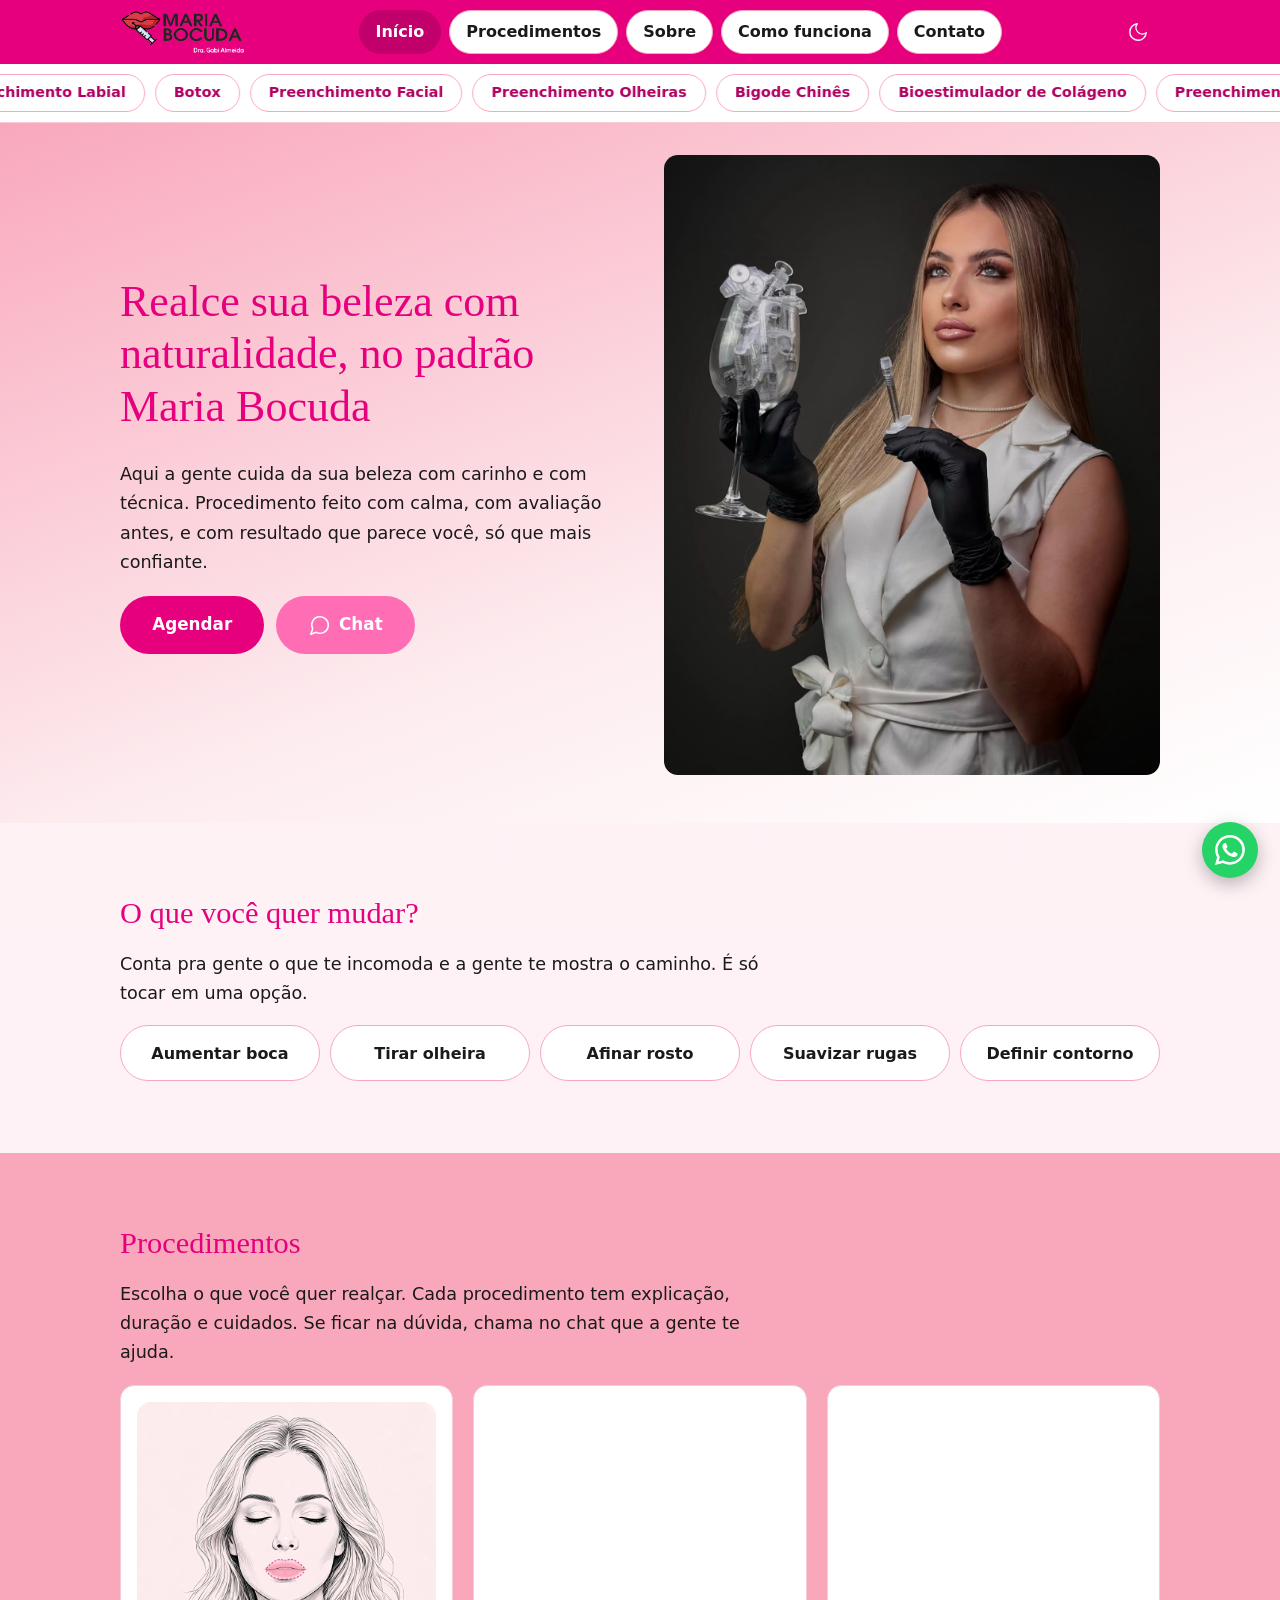
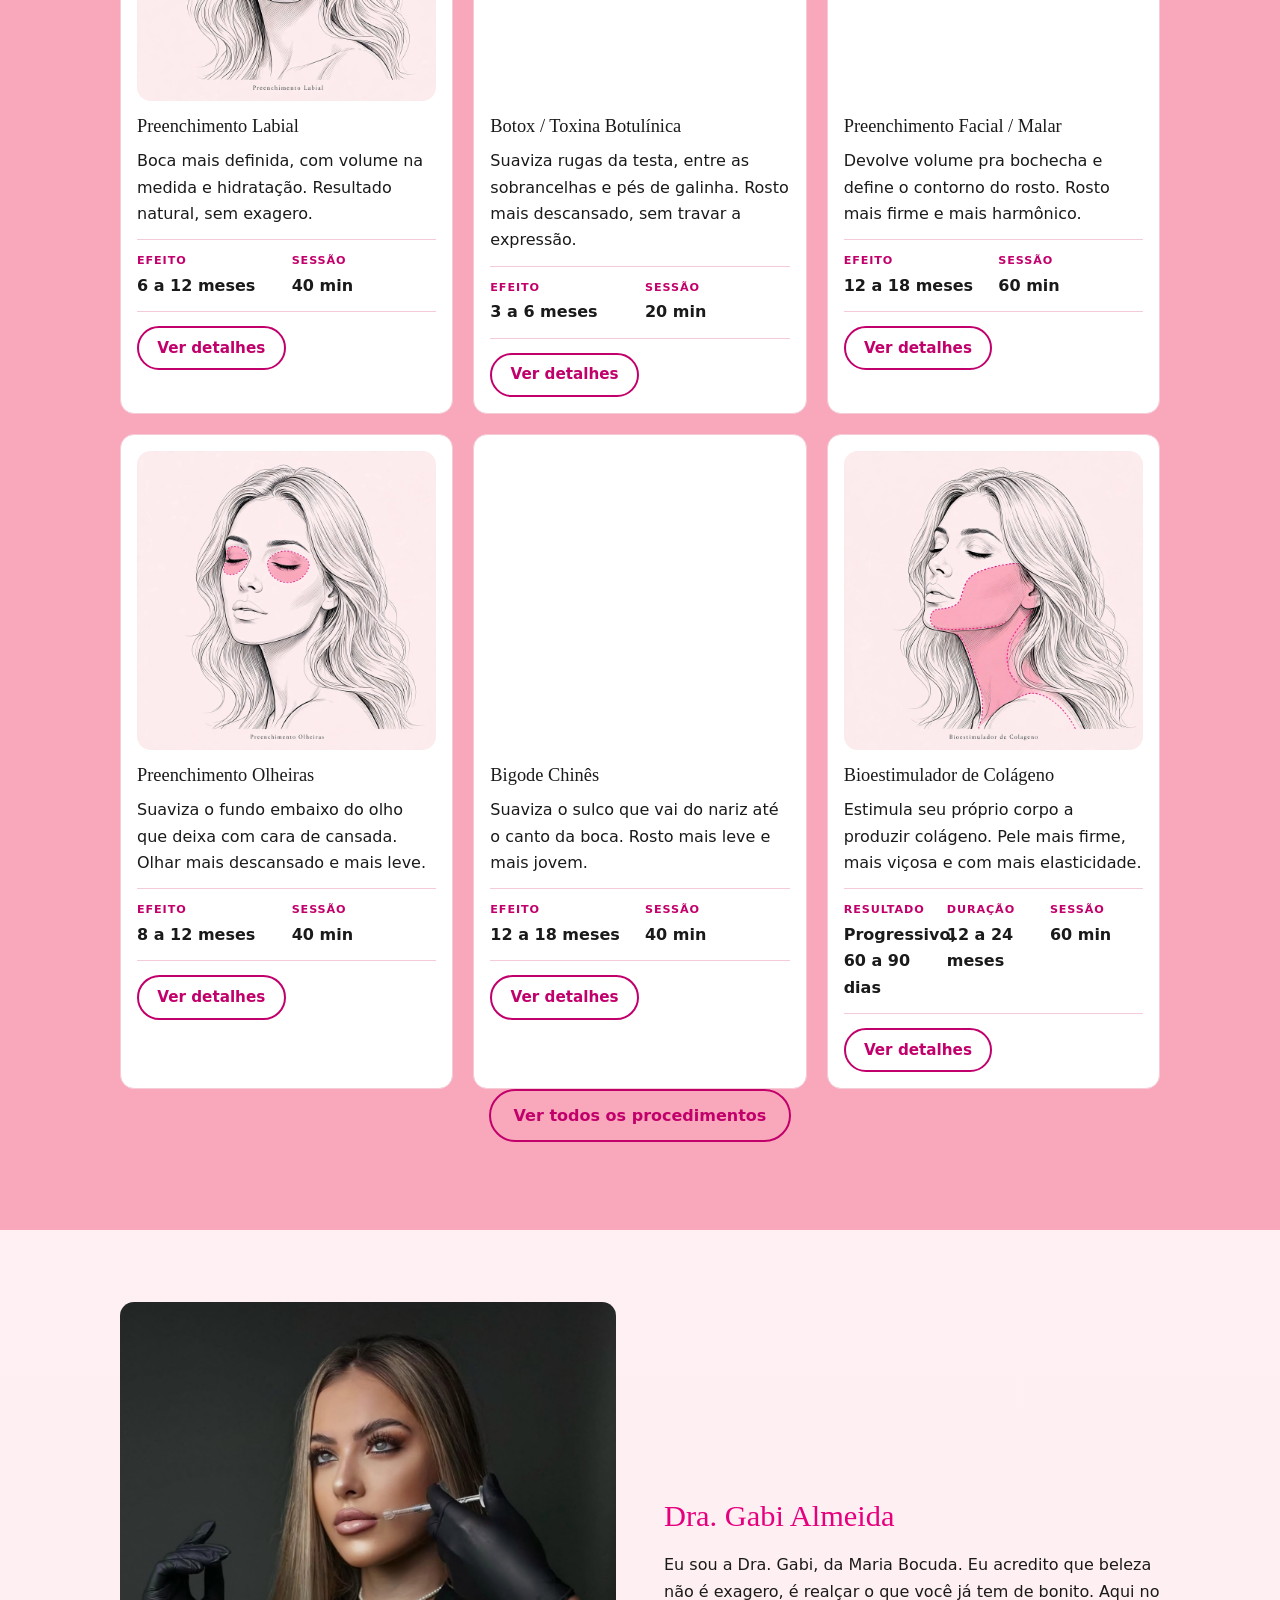
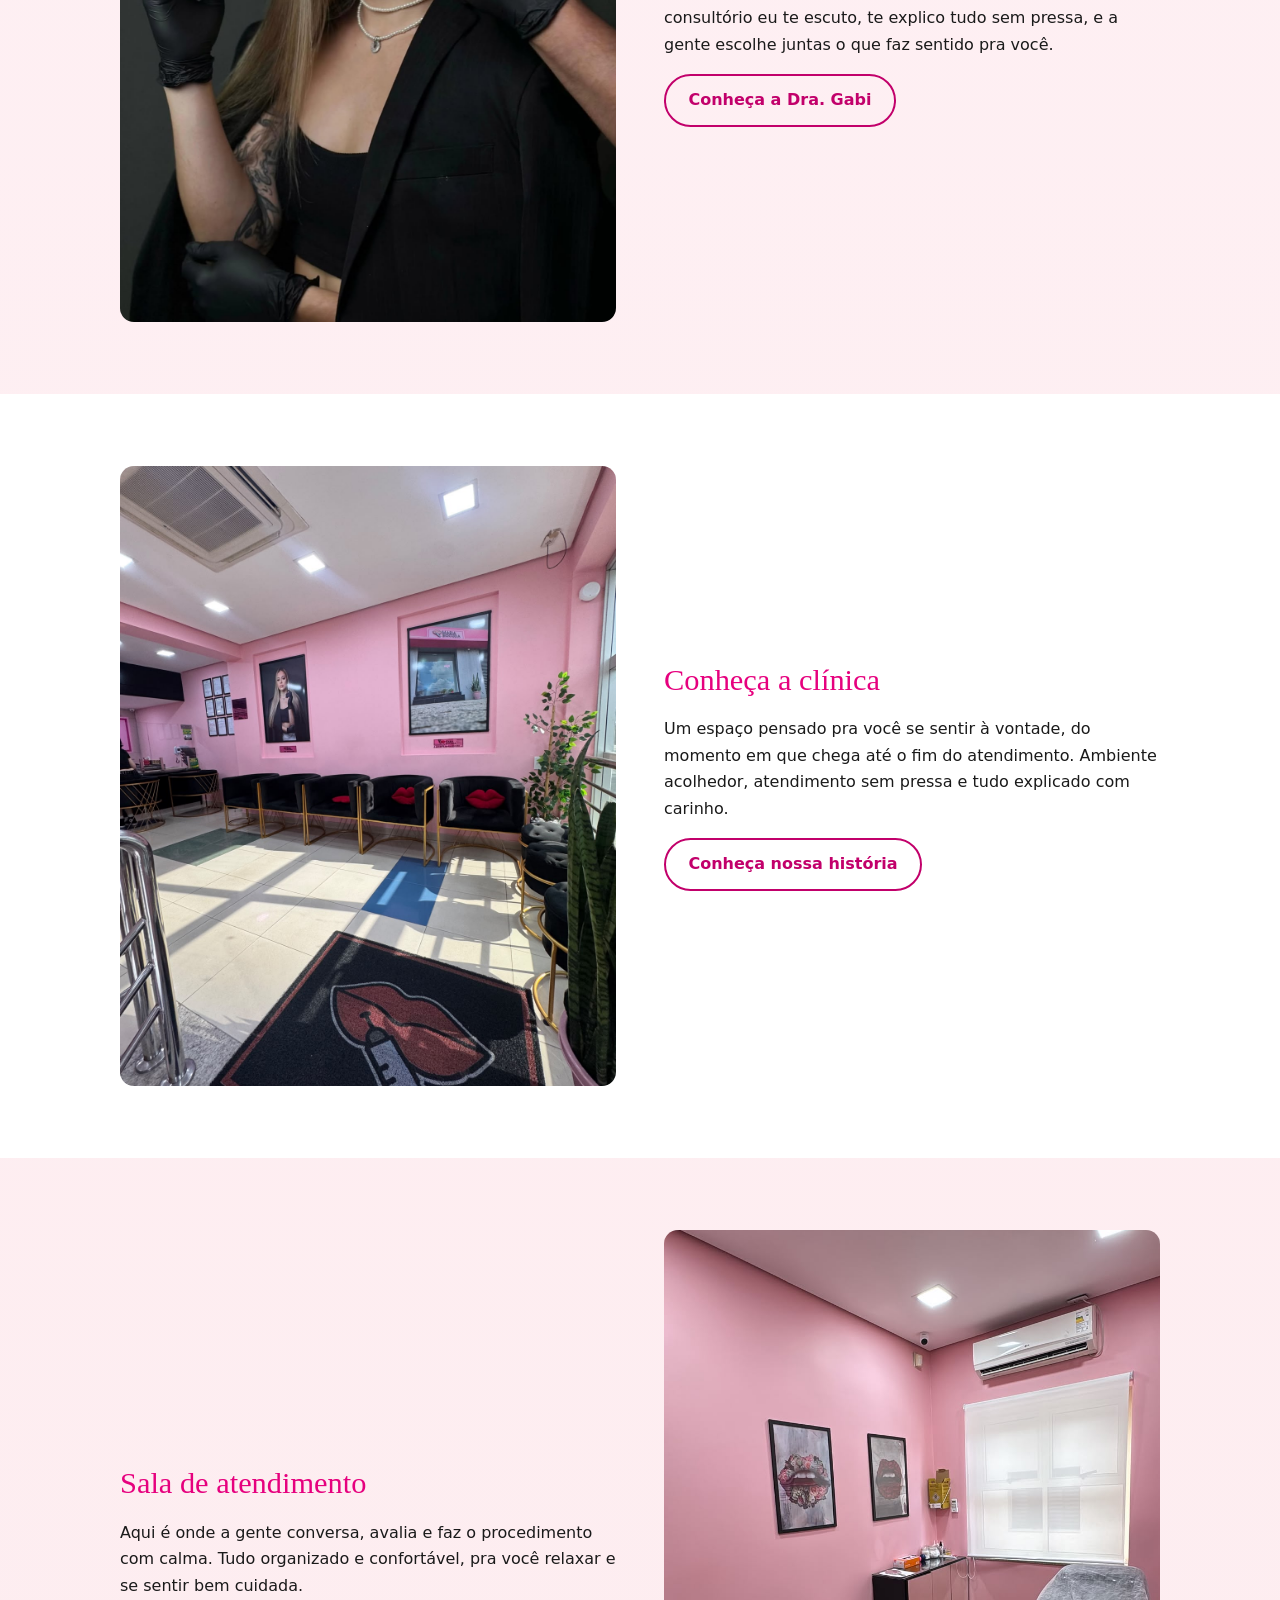
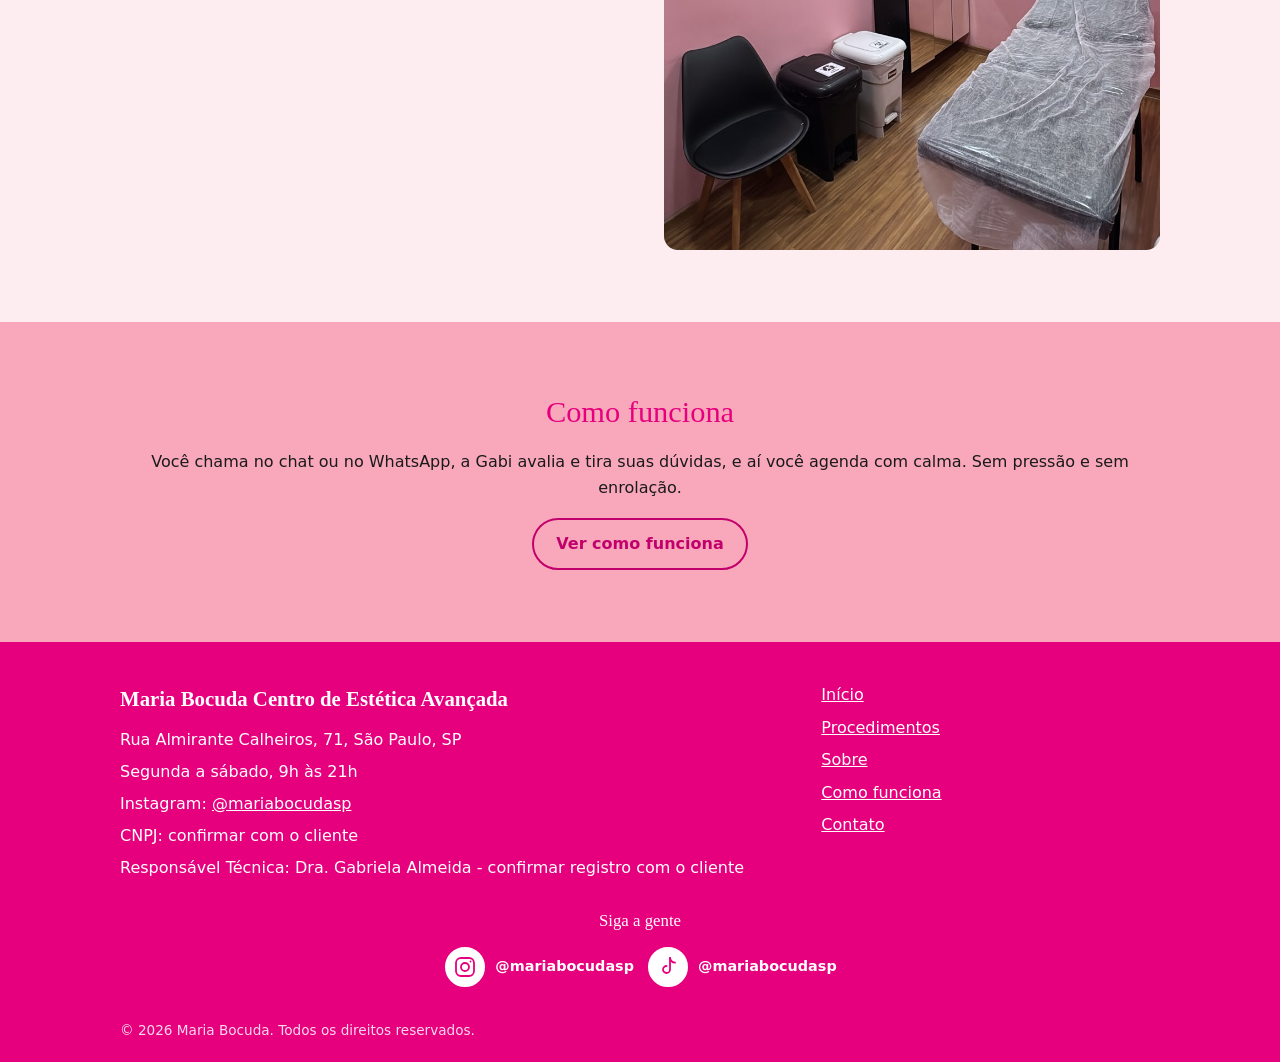
<file: index.html>
<!DOCTYPE html>
<html lang="pt-BR">
<head>
  <meta charset="utf-8">
  <meta name="viewport" content="width=device-width, initial-scale=1">
  <title>Início | Maria Bocuda</title>
  <meta name="description" content="Maria Bocuda Centro de Estética Avançada, em São Paulo. Procedimentos feitos com calma, avaliação antes e resultado natural.">
  <meta name="theme-color" content="#E6007E">
  <link rel="stylesheet" href="assets/css/base.css">
  <link rel="stylesheet" href="assets/css/components.css">
  <link rel="stylesheet" href="assets/css/pages.css">
  <script>
    /* Tema antes da pagina aparecer (evita piscar). Escolha salva > tema do celular > claro. */
    (function(){var t;try{t=localStorage.getItem("maria-bocuda-theme")}catch(e){}
    if(t!=="light"&&t!=="dark")t=window.matchMedia&&matchMedia("(prefers-color-scheme: dark)").matches?"dark":"light";
    document.documentElement.setAttribute("data-theme",t);
    var m=document.querySelector('meta[name="theme-color"]');if(m)m.setAttribute("content","#E6007E");})();
  </script>
  <!-- TRACKING: o Pixel e a Google Tag NÃO ficam aqui. Veja assets/js/tracking.js e o README. -->
</head>
<body>
  <a class="skip" href="#conteudo">Pular para o conteúdo</a>

  <header class="site-header">
    <div class="container header-inner">
      <a class="brand" href="index.html"><img class="brand-logo" src="assets/img/logo-maria-bocuda.png" alt="Maria Bocuda — Dra. Gabi Almeida" width="124" height="44"></a>
      <nav class="nav" id="menu" aria-label="Principal">
        <div class="nav-links">
          <a href="index.html" aria-current="page">Início</a>
          <a href="procedimentos/index.html">Procedimentos</a>
          <a href="sobre.html">Sobre</a>
          <a href="como-funciona.html">Como funciona</a>
          <a href="contato.html">Contato</a>
        </div>
      </nav>
      <div class="header-actions"><button class="theme-toggle" type="button" aria-label="Mudar para tema escuro"><svg class="icon-moon" viewBox="0 0 24 24" aria-hidden="true" focusable="false" fill="none" stroke="currentColor" stroke-width="1.5" stroke-linecap="round" stroke-linejoin="round"><path d="M21 12.8A9 9 0 1 1 11.2 3a7 7 0 0 0 9.8 9.8z"/></svg><svg class="icon-sun" viewBox="0 0 24 24" aria-hidden="true" focusable="false" fill="none" stroke="currentColor" stroke-width="1.5" stroke-linecap="round" stroke-linejoin="round"><circle cx="12" cy="12" r="4"/><path d="M12 2v2M12 20v2M4.9 4.9l1.4 1.4M17.7 17.7l1.4 1.4M2 12h2M20 12h2M4.9 19.1l1.4-1.4M17.7 6.3l1.4-1.4"/></svg></button><button class="menu-toggle" type="button" aria-expanded="false" aria-controls="menu" aria-label="Abrir menu"><span></span><span></span><span></span></button></div>
    </div>
  </header>

  <nav class="pillbar" aria-label="Procedimentos">
    <div class="pillbar-track">
      <div class="pill-set">
        <a class="pill" href="procedimentos/index.html#preenchimento-labial" data-proc="preenchimento-labial">Preenchimento Labial</a>
        <a class="pill" href="procedimentos/index.html#botox" data-proc="botox">Botox</a>
        <a class="pill" href="procedimentos/index.html#preenchimento-facial" data-proc="preenchimento-facial">Preenchimento Facial</a>
        <a class="pill" href="procedimentos/index.html#olheiras" data-proc="olheiras">Preenchimento Olheiras</a>
        <a class="pill" href="procedimentos/index.html#bigode-chines" data-proc="bigode-chines">Bigode Chinês</a>
        <a class="pill" href="procedimentos/index.html#bioestimulador" data-proc="bioestimulador">Bioestimulador de Colágeno</a>
      </div>
    </div>
  </nav>

  <main id="conteudo">
    <section class="hero">
      <div class="container hero-inner">
        <div class="hero-text">
          <h1>Realce sua beleza com naturalidade, no padrão Maria Bocuda</h1>
          <p class="lead">Aqui a gente cuida da sua beleza com carinho e com técnica. Procedimento feito com calma, com avaliação antes, e com resultado que parece você, só que mais confiante.</p>
          <div class="actions"><a class="btn btn-primary" href="#" data-link="gendo" target="_blank" rel="noopener">Agendar</a><button class="btn btn-chat" type="button" data-chat-open><svg class="icon" viewBox="0 0 24 24" aria-hidden="true" focusable="false" fill="none" stroke="currentColor" stroke-width="1.7" stroke-linecap="round" stroke-linejoin="round"><path d="M7.9 20A9 9 0 1 0 4 16.1L2 22Z"/></svg><span>Chat</span></button></div>
        </div>
        <img class="photo photo-hero" src="assets/img/hero-gabi.jpg" alt="Dra. Gabi Almeida, de branco, com uma taça de seringas" width="1249" height="1600" fetchpriority="high" decoding="async">
      </div>
    </section>

    <section class="section">
      <div class="container">
        <h2>O que você quer mudar?</h2>
        <p class="lead">Conta pra gente o que te incomoda e a gente te mostra o caminho. É só tocar em uma opção.</p>
        <div class="intent">
          <a class="intent-btn" href="procedimentos/index.html#preenchimento-labial" data-proc="preenchimento-labial">Aumentar boca</a>
          <a class="intent-btn" href="procedimentos/index.html#olheiras" data-proc="olheiras">Tirar olheira</a>
          <a class="intent-btn" href="procedimentos/index.html">Afinar rosto</a>
          <a class="intent-btn" href="procedimentos/index.html#botox" data-proc="botox">Suavizar rugas</a>
          <a class="intent-btn" href="procedimentos/index.html">Definir contorno</a>
        </div>
      </div>
    </section>

    <section class="section section-rose">
      <div class="container">
        <h2>Procedimentos</h2>
        <p class="lead">Escolha o que você quer realçar. Cada procedimento tem explicação, duração e cuidados. Se ficar na dúvida, chama no chat que a gente te ajuda.</p>
        <div class="grid">
        <article class="card proc-card">
          <img class="photo photo-proc" src="assets/img/proc-preenchimento-labial.jpg" alt="Ilustração da área tratada: Preenchimento Labial" width="1600" height="1600" loading="lazy" decoding="async">
          <h3>Preenchimento Labial</h3>
          <p class="desc">Boca mais definida, com volume na medida e hidratação. Resultado natural, sem exagero.</p>
          <dl class="stats"><div><dt>Efeito</dt><dd>6 a 12 meses</dd></div><div><dt>Sessão</dt><dd>40 min</dd></div></dl>
          <button class="btn btn-outline btn-sm" type="button" data-proc="preenchimento-labial" aria-haspopup="dialog">Ver detalhes</button>
        </article>
        <article class="card proc-card">
          <img class="photo photo-proc" src="assets/img/proc-botox.jpg" alt="Ilustração da área tratada: Botox / Toxina Botulínica" width="1600" height="1600" loading="lazy" decoding="async">
          <h3>Botox / Toxina Botulínica</h3>
          <p class="desc">Suaviza rugas da testa, entre as sobrancelhas e pés de galinha. Rosto mais descansado, sem travar a expressão.</p>
          <dl class="stats"><div><dt>Efeito</dt><dd>3 a 6 meses</dd></div><div><dt>Sessão</dt><dd>20 min</dd></div></dl>
          <button class="btn btn-outline btn-sm" type="button" data-proc="botox" aria-haspopup="dialog">Ver detalhes</button>
        </article>
        <article class="card proc-card">
          <img class="photo photo-proc" src="assets/img/proc-preenchimento-facial.jpg" alt="Ilustração da área tratada: Preenchimento Facial / Malar" width="1600" height="1600" loading="lazy" decoding="async">
          <h3>Preenchimento Facial / Malar</h3>
          <p class="desc">Devolve volume pra bochecha e define o contorno do rosto. Rosto mais firme e mais harmônico.</p>
          <dl class="stats"><div><dt>Efeito</dt><dd>12 a 18 meses</dd></div><div><dt>Sessão</dt><dd>60 min</dd></div></dl>
          <button class="btn btn-outline btn-sm" type="button" data-proc="preenchimento-facial" aria-haspopup="dialog">Ver detalhes</button>
        </article>
        <article class="card proc-card">
          <img class="photo photo-proc" src="assets/img/proc-olheiras.jpg" alt="Ilustração da área tratada: Preenchimento Olheiras" width="1600" height="1600" loading="lazy" decoding="async">
          <h3>Preenchimento Olheiras</h3>
          <p class="desc">Suaviza o fundo embaixo do olho que deixa com cara de cansada. Olhar mais descansado e mais leve.</p>
          <dl class="stats"><div><dt>Efeito</dt><dd>8 a 12 meses</dd></div><div><dt>Sessão</dt><dd>40 min</dd></div></dl>
          <button class="btn btn-outline btn-sm" type="button" data-proc="olheiras" aria-haspopup="dialog">Ver detalhes</button>
        </article>
        <article class="card proc-card">
          <img class="photo photo-proc" src="assets/img/proc-bigode-chines.jpg" alt="Ilustração da área tratada: Bigode Chinês" width="1600" height="1600" loading="lazy" decoding="async">
          <h3>Bigode Chinês</h3>
          <p class="desc">Suaviza o sulco que vai do nariz até o canto da boca. Rosto mais leve e mais jovem.</p>
          <dl class="stats"><div><dt>Efeito</dt><dd>12 a 18 meses</dd></div><div><dt>Sessão</dt><dd>40 min</dd></div></dl>
          <button class="btn btn-outline btn-sm" type="button" data-proc="bigode-chines" aria-haspopup="dialog">Ver detalhes</button>
        </article>
        <article class="card proc-card">
          <img class="photo photo-proc" src="assets/img/proc-bioestimulador.jpg" alt="Ilustração da área tratada: Bioestimulador de Colágeno" width="1600" height="1600" loading="lazy" decoding="async">
          <h3>Bioestimulador de Colágeno</h3>
          <p class="desc">Estimula seu próprio corpo a produzir colágeno. Pele mais firme, mais viçosa e com mais elasticidade.</p>
          <dl class="stats"><div><dt>Resultado</dt><dd>Progressivo, 60 a 90 dias</dd></div><div><dt>Duração</dt><dd>12 a 24 meses</dd></div><div><dt>Sessão</dt><dd>60 min</dd></div></dl>
          <button class="btn btn-outline btn-sm" type="button" data-proc="bioestimulador" aria-haspopup="dialog">Ver detalhes</button>
        </article>
        </div>
        <p class="center"><a class="btn btn-outline" href="procedimentos/index.html">Ver todos os procedimentos</a></p>
      </div>
    </section>

    <section class="section">
      <div class="container split">
        <img class="photo photo-portrait" src="assets/img/dra-gabi.jpg" alt="Dra. Gabi Almeida, de blazer preto, com uma seringa perto do rosto" width="1288" height="1600" loading="lazy" decoding="async">
        <div>
          <h2>Dra. Gabi Almeida</h2>
          <p>Eu sou a Dra. Gabi, da Maria Bocuda. Eu acredito que beleza não é exagero, é realçar o que você já tem de bonito. Aqui no consultório eu te escuto, te explico tudo sem pressa, e a gente escolhe juntas o que faz sentido pra você.</p>
          <a class="btn btn-outline" href="sobre.html">Conheça a Dra. Gabi</a>
        </div>
      </div>
    </section>

    <section class="section section-cream-dark">
      <div class="container split">
        <img class="photo photo-portrait" src="assets/img/clinica-recepcao.jpg" alt="Recepção ampla da clínica Maria Bocuda" width="1200" height="1600" loading="lazy" decoding="async">
        <div>
          <h2>Conheça a clínica</h2>
          <p>Um espaço pensado pra você se sentir à vontade, do momento em que chega até o fim do atendimento. Ambiente acolhedor, atendimento sem pressa e tudo explicado com carinho.</p>
          <a class="btn btn-outline" href="sobre.html">Conheça nossa história</a>
        </div>
      </div>
    </section>

    <section class="section">
      <div class="container split split-rev">
        <img class="photo photo-portrait" src="assets/img/clinica-sala.jpg" alt="Sala de atendimento rosa com maca" width="900" height="1600" loading="lazy" decoding="async">
        <div>
          <h2>Sala de atendimento</h2>
          <p>Aqui é onde a gente conversa, avalia e faz o procedimento com calma. Tudo organizado e confortável, pra você relaxar e se sentir bem cuidada.</p>
        </div>
      </div>
    </section>

    <section class="section section-rose">
      <div class="container center">
        <h2>Como funciona</h2>
        <p>Você chama no chat ou no WhatsApp, a Gabi avalia e tira suas dúvidas, e aí você agenda com calma. Sem pressão e sem enrolação.</p>
        <a class="btn btn-outline" href="como-funciona.html">Ver como funciona</a>
      </div>
    </section>
  </main>

  <footer class="site-footer">
    <div class="container footer-inner">
      <div>
        <p class="brand">Maria Bocuda Centro de Estética Avançada</p>
        <p>Rua Almirante Calheiros, 71, São Paulo, SP</p>
        <p>Segunda a sábado, 9h às 21h</p>
        <p>Instagram: <a href="https://www.instagram.com/mariabocudasp" target="_blank" rel="noopener">@mariabocudasp</a></p>
        <p>CNPJ: confirmar com o cliente</p>
        <p>Responsável Técnica: Dra. Gabriela Almeida - confirmar registro com o cliente</p>
      </div>
      <nav class="footer-nav" aria-label="Rodapé">
          <a href="index.html">Início</a>
          <a href="procedimentos/index.html">Procedimentos</a>
          <a href="sobre.html">Sobre</a>
          <a href="como-funciona.html">Como funciona</a>
          <a href="contato.html">Contato</a>
      </nav>
    </div>
    <section class="container social" aria-labelledby="siga-titulo">
      <h2 id="siga-titulo">Siga a gente</h2>
      <div class="social-list">
        <a class="social-btn" href="https://www.instagram.com/mariabocudasp/" target="_blank" rel="noopener" aria-label="Abrir Instagram da Maria Bocuda"><span class="social-ico"><svg class="icon" viewBox="0 0 24 24" width="24" height="24" fill="none" stroke="currentColor" stroke-width="1.8" stroke-linecap="round" stroke-linejoin="round" aria-hidden="true" focusable="false"><rect x="3" y="3" width="18" height="18" rx="5"/><circle cx="12" cy="12" r="4"/><path d="M17.5 6.5h.01"/></svg></span><span class="social-txt">@mariabocudasp</span></a>
        <a class="social-btn" href="https://www.tiktok.com/@mariabocudasp" target="_blank" rel="noopener" aria-label="Abrir TikTok da Maria Bocuda"><span class="social-ico"><svg class="icon" viewBox="0 0 24 24" width="24" height="24" fill="none" stroke="currentColor" stroke-width="1.8" stroke-linecap="round" stroke-linejoin="round" aria-hidden="true" focusable="false"><path d="M14 3v11.5a3.5 3.5 0 1 1-3.5-3.5"/><path d="M14 3c.4 2.6 2.2 4.4 5 4.6"/></svg></span><span class="social-txt">@mariabocudasp</span></a>
      </div>
    </section>
    <p class="container copy">© <span data-year>2026</span> Maria Bocuda. Todos os direitos reservados.</p>
  </footer>

  <!-- Barra de atalhos fixa (celular, até 768px) -->
  <nav class="tabbar" aria-label="Atalhos">
    <a class="tab tab-proc" href="procedimentos/index.html"><svg class="icon" viewBox="0 0 24 24" aria-hidden="true" focusable="false" fill="none" stroke="currentColor" stroke-width="1.7" stroke-linecap="round" stroke-linejoin="round"><path d="M2.5 12.2 6.8 9.2c1.6-1 3-.6 5.2.9 2.2-1.5 3.6-1.9 5.2-.9l4.3 3"/><path d="M2.5 12.2c3.2 1.6 6.4 1.8 9.5 1.8s6.3-.2 9.5-1.8"/><path d="M2.5 12.2c1.8 4.2 5.2 6.8 9.5 6.8s7.7-2.6 9.5-6.8"/></svg><span>Procedimentos</span></a>
    <a class="tab tab-agendar" href="#" data-link="gendo" target="_blank" rel="noopener"><svg class="icon" viewBox="0 0 24 24" aria-hidden="true" focusable="false" fill="none" stroke="currentColor" stroke-width="1.7" stroke-linecap="round" stroke-linejoin="round"><rect x="3" y="5" width="18" height="16" rx="2"/><path d="M3 10h18M8 3v4M16 3v4"/></svg><span>Agendar</span></a>
    <button class="tab tab-chat" type="button" data-chat-open><svg class="icon" viewBox="0 0 24 24" aria-hidden="true" focusable="false" fill="none" stroke="currentColor" stroke-width="1.7" stroke-linecap="round" stroke-linejoin="round"><path d="M7.9 20A9 9 0 1 0 4 16.1L2 22Z"/></svg><span>Chat</span></button>
  </nav>

  <script src="assets/js/config.js"></script>
  <script src="assets/js/main.js" defer></script>
  <script src="assets/js/pillbar.js" defer></script>
  <script src="assets/js/chat.js" defer></script>
  <script src="assets/js/procedimentos.js" defer></script>
  <script src="assets/js/tracking.js" defer></script>
</body>
</html>
</file>
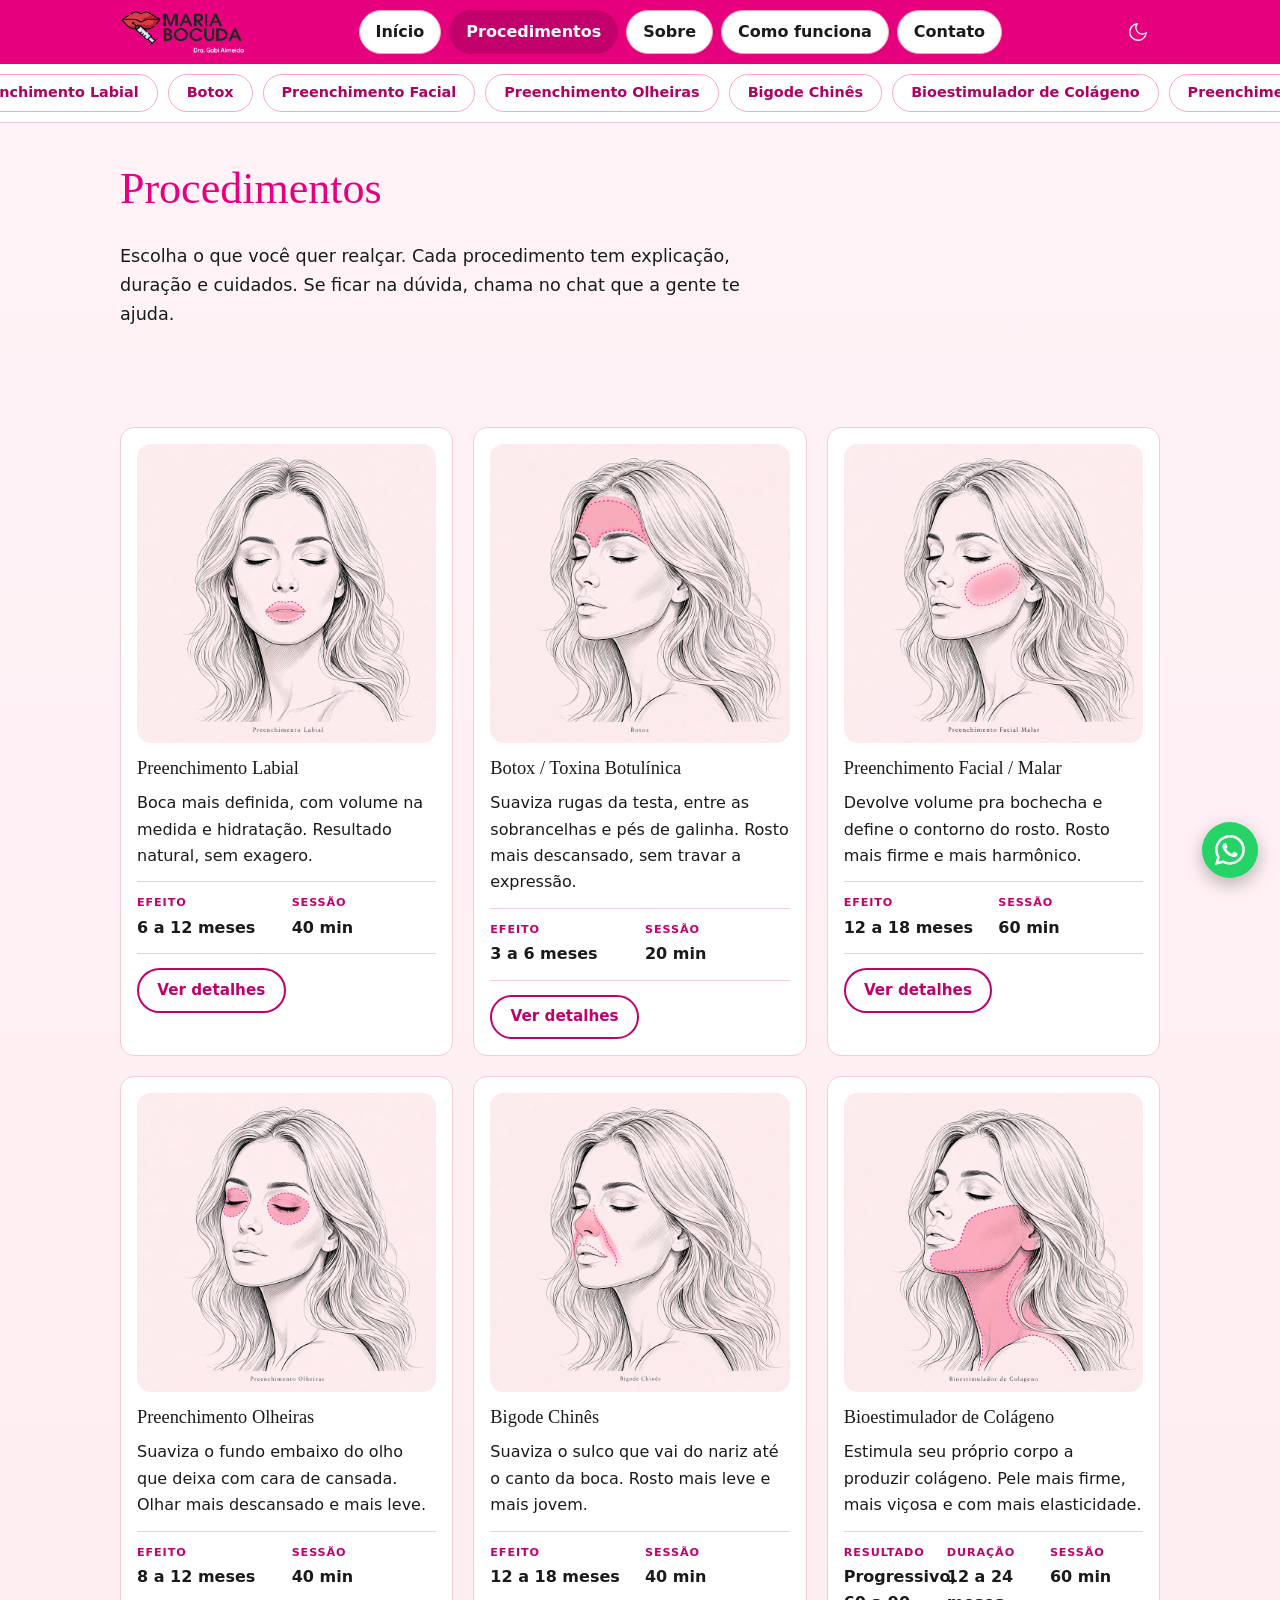
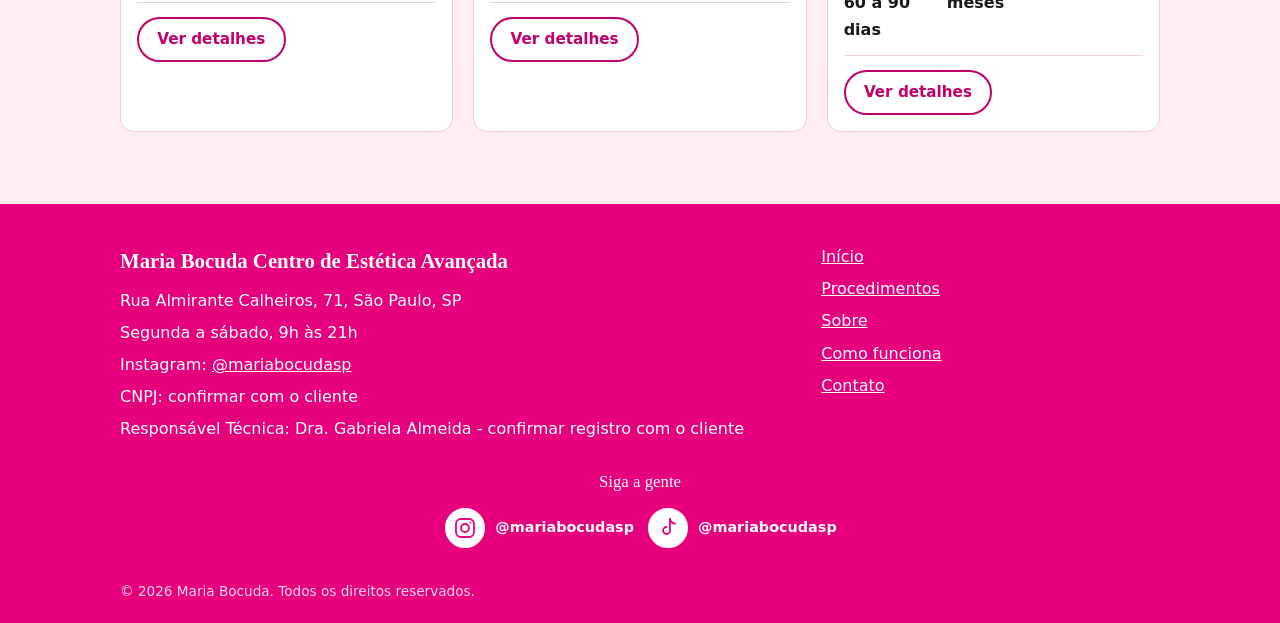
<file: procedimentos/index.html>
<!DOCTYPE html>
<html lang="pt-BR">
<head>
  <meta charset="utf-8">
  <meta name="viewport" content="width=device-width, initial-scale=1">
  <title>Procedimentos | Maria Bocuda</title>
  <meta name="description" content="Preenchimento labial, botox, preenchimento facial, olheiras, bigode chinês e bioestimulador de colágeno. Veja efeito, sessão e cuidados.">
  <meta name="theme-color" content="#E6007E">
  <link rel="stylesheet" href="../assets/css/base.css">
  <link rel="stylesheet" href="../assets/css/components.css">
  <link rel="stylesheet" href="../assets/css/pages.css">
  <script>
    /* Tema antes da pagina aparecer (evita piscar). Escolha salva > tema do celular > claro. */
    (function(){var t;try{t=localStorage.getItem("maria-bocuda-theme")}catch(e){}
    if(t!=="light"&&t!=="dark")t=window.matchMedia&&matchMedia("(prefers-color-scheme: dark)").matches?"dark":"light";
    document.documentElement.setAttribute("data-theme",t);
    var m=document.querySelector('meta[name="theme-color"]');if(m)m.setAttribute("content","#E6007E");})();
  </script>
  <!-- TRACKING: o Pixel e a Google Tag NÃO ficam aqui. Veja assets/js/tracking.js e o README. -->
</head>
<body>
  <a class="skip" href="#conteudo">Pular para o conteúdo</a>

  <header class="site-header">
    <div class="container header-inner">
      <a class="brand" href="../index.html"><img class="brand-logo" src="../assets/img/logo-maria-bocuda.png" alt="Maria Bocuda — Dra. Gabi Almeida" width="124" height="44"></a>
      <nav class="nav" id="menu" aria-label="Principal">
        <div class="nav-links">
          <a href="../index.html">Início</a>
          <a href="../procedimentos/index.html" aria-current="page">Procedimentos</a>
          <a href="../sobre.html">Sobre</a>
          <a href="../como-funciona.html">Como funciona</a>
          <a href="../contato.html">Contato</a>
        </div>
      </nav>
      <div class="header-actions"><button class="theme-toggle" type="button" aria-label="Mudar para tema escuro"><svg class="icon-moon" viewBox="0 0 24 24" aria-hidden="true" focusable="false" fill="none" stroke="currentColor" stroke-width="1.5" stroke-linecap="round" stroke-linejoin="round"><path d="M21 12.8A9 9 0 1 1 11.2 3a7 7 0 0 0 9.8 9.8z"/></svg><svg class="icon-sun" viewBox="0 0 24 24" aria-hidden="true" focusable="false" fill="none" stroke="currentColor" stroke-width="1.5" stroke-linecap="round" stroke-linejoin="round"><circle cx="12" cy="12" r="4"/><path d="M12 2v2M12 20v2M4.9 4.9l1.4 1.4M17.7 17.7l1.4 1.4M2 12h2M20 12h2M4.9 19.1l1.4-1.4M17.7 6.3l1.4-1.4"/></svg></button><button class="menu-toggle" type="button" aria-expanded="false" aria-controls="menu" aria-label="Abrir menu"><span></span><span></span><span></span></button></div>
    </div>
  </header>

  <nav class="pillbar" aria-label="Procedimentos">
    <div class="pillbar-track">
      <div class="pill-set">
        <a class="pill" href="../procedimentos/index.html#preenchimento-labial" data-proc="preenchimento-labial">Preenchimento Labial</a>
        <a class="pill" href="../procedimentos/index.html#botox" data-proc="botox">Botox</a>
        <a class="pill" href="../procedimentos/index.html#preenchimento-facial" data-proc="preenchimento-facial">Preenchimento Facial</a>
        <a class="pill" href="../procedimentos/index.html#olheiras" data-proc="olheiras">Preenchimento Olheiras</a>
        <a class="pill" href="../procedimentos/index.html#bigode-chines" data-proc="bigode-chines">Bigode Chinês</a>
        <a class="pill" href="../procedimentos/index.html#bioestimulador" data-proc="bioestimulador">Bioestimulador de Colágeno</a>
      </div>
    </div>
  </nav>

  <main id="conteudo">
    <section class="page-head"><div class="container">
      <h1>Procedimentos</h1>
      <p class="lead">Escolha o que você quer realçar. Cada procedimento tem explicação, duração e cuidados. Se ficar na dúvida, chama no chat que a gente te ajuda.</p>
    </div></section>
    <section class="section"><div class="container">
      <div class="grid">
        <article class="card proc-card" id="preenchimento-labial">
          <img class="photo photo-proc" src="../assets/img/proc-preenchimento-labial.jpg" alt="Ilustração da área tratada: Preenchimento Labial" width="1600" height="1600" loading="lazy" decoding="async">
          <h3>Preenchimento Labial</h3>
          <p class="desc">Boca mais definida, com volume na medida e hidratação. Resultado natural, sem exagero.</p>
          <dl class="stats"><div><dt>Efeito</dt><dd>6 a 12 meses</dd></div><div><dt>Sessão</dt><dd>40 min</dd></div></dl>
          <button class="btn btn-outline btn-sm" type="button" data-proc="preenchimento-labial" aria-haspopup="dialog">Ver detalhes</button>
        </article>
        <article class="card proc-card" id="botox">
          <img class="photo photo-proc" src="../assets/img/proc-botox.jpg" alt="Ilustração da área tratada: Botox / Toxina Botulínica" width="1600" height="1600" loading="lazy" decoding="async">
          <h3>Botox / Toxina Botulínica</h3>
          <p class="desc">Suaviza rugas da testa, entre as sobrancelhas e pés de galinha. Rosto mais descansado, sem travar a expressão.</p>
          <dl class="stats"><div><dt>Efeito</dt><dd>3 a 6 meses</dd></div><div><dt>Sessão</dt><dd>20 min</dd></div></dl>
          <button class="btn btn-outline btn-sm" type="button" data-proc="botox" aria-haspopup="dialog">Ver detalhes</button>
        </article>
        <article class="card proc-card" id="preenchimento-facial">
          <img class="photo photo-proc" src="../assets/img/proc-preenchimento-facial.jpg" alt="Ilustração da área tratada: Preenchimento Facial / Malar" width="1600" height="1600" loading="lazy" decoding="async">
          <h3>Preenchimento Facial / Malar</h3>
          <p class="desc">Devolve volume pra bochecha e define o contorno do rosto. Rosto mais firme e mais harmônico.</p>
          <dl class="stats"><div><dt>Efeito</dt><dd>12 a 18 meses</dd></div><div><dt>Sessão</dt><dd>60 min</dd></div></dl>
          <button class="btn btn-outline btn-sm" type="button" data-proc="preenchimento-facial" aria-haspopup="dialog">Ver detalhes</button>
        </article>
        <article class="card proc-card" id="olheiras">
          <img class="photo photo-proc" src="../assets/img/proc-olheiras.jpg" alt="Ilustração da área tratada: Preenchimento Olheiras" width="1600" height="1600" loading="lazy" decoding="async">
          <h3>Preenchimento Olheiras</h3>
          <p class="desc">Suaviza o fundo embaixo do olho que deixa com cara de cansada. Olhar mais descansado e mais leve.</p>
          <dl class="stats"><div><dt>Efeito</dt><dd>8 a 12 meses</dd></div><div><dt>Sessão</dt><dd>40 min</dd></div></dl>
          <button class="btn btn-outline btn-sm" type="button" data-proc="olheiras" aria-haspopup="dialog">Ver detalhes</button>
        </article>
        <article class="card proc-card" id="bigode-chines">
          <img class="photo photo-proc" src="../assets/img/proc-bigode-chines.jpg" alt="Ilustração da área tratada: Bigode Chinês" width="1600" height="1600" loading="lazy" decoding="async">
          <h3>Bigode Chinês</h3>
          <p class="desc">Suaviza o sulco que vai do nariz até o canto da boca. Rosto mais leve e mais jovem.</p>
          <dl class="stats"><div><dt>Efeito</dt><dd>12 a 18 meses</dd></div><div><dt>Sessão</dt><dd>40 min</dd></div></dl>
          <button class="btn btn-outline btn-sm" type="button" data-proc="bigode-chines" aria-haspopup="dialog">Ver detalhes</button>
        </article>
        <article class="card proc-card" id="bioestimulador">
          <img class="photo photo-proc" src="../assets/img/proc-bioestimulador.jpg" alt="Ilustração da área tratada: Bioestimulador de Colágeno" width="1600" height="1600" loading="lazy" decoding="async">
          <h3>Bioestimulador de Colágeno</h3>
          <p class="desc">Estimula seu próprio corpo a produzir colágeno. Pele mais firme, mais viçosa e com mais elasticidade.</p>
          <dl class="stats"><div><dt>Resultado</dt><dd>Progressivo, 60 a 90 dias</dd></div><div><dt>Duração</dt><dd>12 a 24 meses</dd></div><div><dt>Sessão</dt><dd>60 min</dd></div></dl>
          <button class="btn btn-outline btn-sm" type="button" data-proc="bioestimulador" aria-haspopup="dialog">Ver detalhes</button>
        </article>
      </div>
    </div></section>
  </main>

  <footer class="site-footer">
    <div class="container footer-inner">
      <div>
        <p class="brand">Maria Bocuda Centro de Estética Avançada</p>
        <p>Rua Almirante Calheiros, 71, São Paulo, SP</p>
        <p>Segunda a sábado, 9h às 21h</p>
        <p>Instagram: <a href="https://www.instagram.com/mariabocudasp" target="_blank" rel="noopener">@mariabocudasp</a></p>
        <p>CNPJ: confirmar com o cliente</p>
        <p>Responsável Técnica: Dra. Gabriela Almeida - confirmar registro com o cliente</p>
      </div>
      <nav class="footer-nav" aria-label="Rodapé">
          <a href="../index.html">Início</a>
          <a href="../procedimentos/index.html">Procedimentos</a>
          <a href="../sobre.html">Sobre</a>
          <a href="../como-funciona.html">Como funciona</a>
          <a href="../contato.html">Contato</a>
      </nav>
    </div>
    <section class="container social" aria-labelledby="siga-titulo">
      <h2 id="siga-titulo">Siga a gente</h2>
      <div class="social-list">
        <a class="social-btn" href="https://www.instagram.com/mariabocudasp/" target="_blank" rel="noopener" aria-label="Abrir Instagram da Maria Bocuda"><span class="social-ico"><svg class="icon" viewBox="0 0 24 24" width="24" height="24" fill="none" stroke="currentColor" stroke-width="1.8" stroke-linecap="round" stroke-linejoin="round" aria-hidden="true" focusable="false"><rect x="3" y="3" width="18" height="18" rx="5"/><circle cx="12" cy="12" r="4"/><path d="M17.5 6.5h.01"/></svg></span><span class="social-txt">@mariabocudasp</span></a>
        <a class="social-btn" href="https://www.tiktok.com/@mariabocudasp" target="_blank" rel="noopener" aria-label="Abrir TikTok da Maria Bocuda"><span class="social-ico"><svg class="icon" viewBox="0 0 24 24" width="24" height="24" fill="none" stroke="currentColor" stroke-width="1.8" stroke-linecap="round" stroke-linejoin="round" aria-hidden="true" focusable="false"><path d="M14 3v11.5a3.5 3.5 0 1 1-3.5-3.5"/><path d="M14 3c.4 2.6 2.2 4.4 5 4.6"/></svg></span><span class="social-txt">@mariabocudasp</span></a>
      </div>
    </section>
    <p class="container copy">© <span data-year>2026</span> Maria Bocuda. Todos os direitos reservados.</p>
  </footer>

  <!-- Barra de atalhos fixa (celular, até 768px) -->
  <nav class="tabbar" aria-label="Atalhos">
    <a class="tab tab-proc" href="../procedimentos/index.html"><svg class="icon" viewBox="0 0 24 24" aria-hidden="true" focusable="false" fill="none" stroke="currentColor" stroke-width="1.7" stroke-linecap="round" stroke-linejoin="round"><path d="M2.5 12.2 6.8 9.2c1.6-1 3-.6 5.2.9 2.2-1.5 3.6-1.9 5.2-.9l4.3 3"/><path d="M2.5 12.2c3.2 1.6 6.4 1.8 9.5 1.8s6.3-.2 9.5-1.8"/><path d="M2.5 12.2c1.8 4.2 5.2 6.8 9.5 6.8s7.7-2.6 9.5-6.8"/></svg><span>Procedimentos</span></a>
    <a class="tab tab-agendar" href="#" data-link="gendo" target="_blank" rel="noopener"><svg class="icon" viewBox="0 0 24 24" aria-hidden="true" focusable="false" fill="none" stroke="currentColor" stroke-width="1.7" stroke-linecap="round" stroke-linejoin="round"><rect x="3" y="5" width="18" height="16" rx="2"/><path d="M3 10h18M8 3v4M16 3v4"/></svg><span>Agendar</span></a>
    <button class="tab tab-chat" type="button" data-chat-open><svg class="icon" viewBox="0 0 24 24" aria-hidden="true" focusable="false" fill="none" stroke="currentColor" stroke-width="1.7" stroke-linecap="round" stroke-linejoin="round"><path d="M7.9 20A9 9 0 1 0 4 16.1L2 22Z"/></svg><span>Chat</span></button>
  </nav>

  <script src="../assets/js/config.js"></script>
  <script src="../assets/js/main.js" defer></script>
  <script src="../assets/js/pillbar.js" defer></script>
  <script src="../assets/js/chat.js" defer></script>
  <script src="../assets/js/procedimentos.js" defer></script>
  <script src="../assets/js/tracking.js" defer></script>
</body>
</html>
</file>
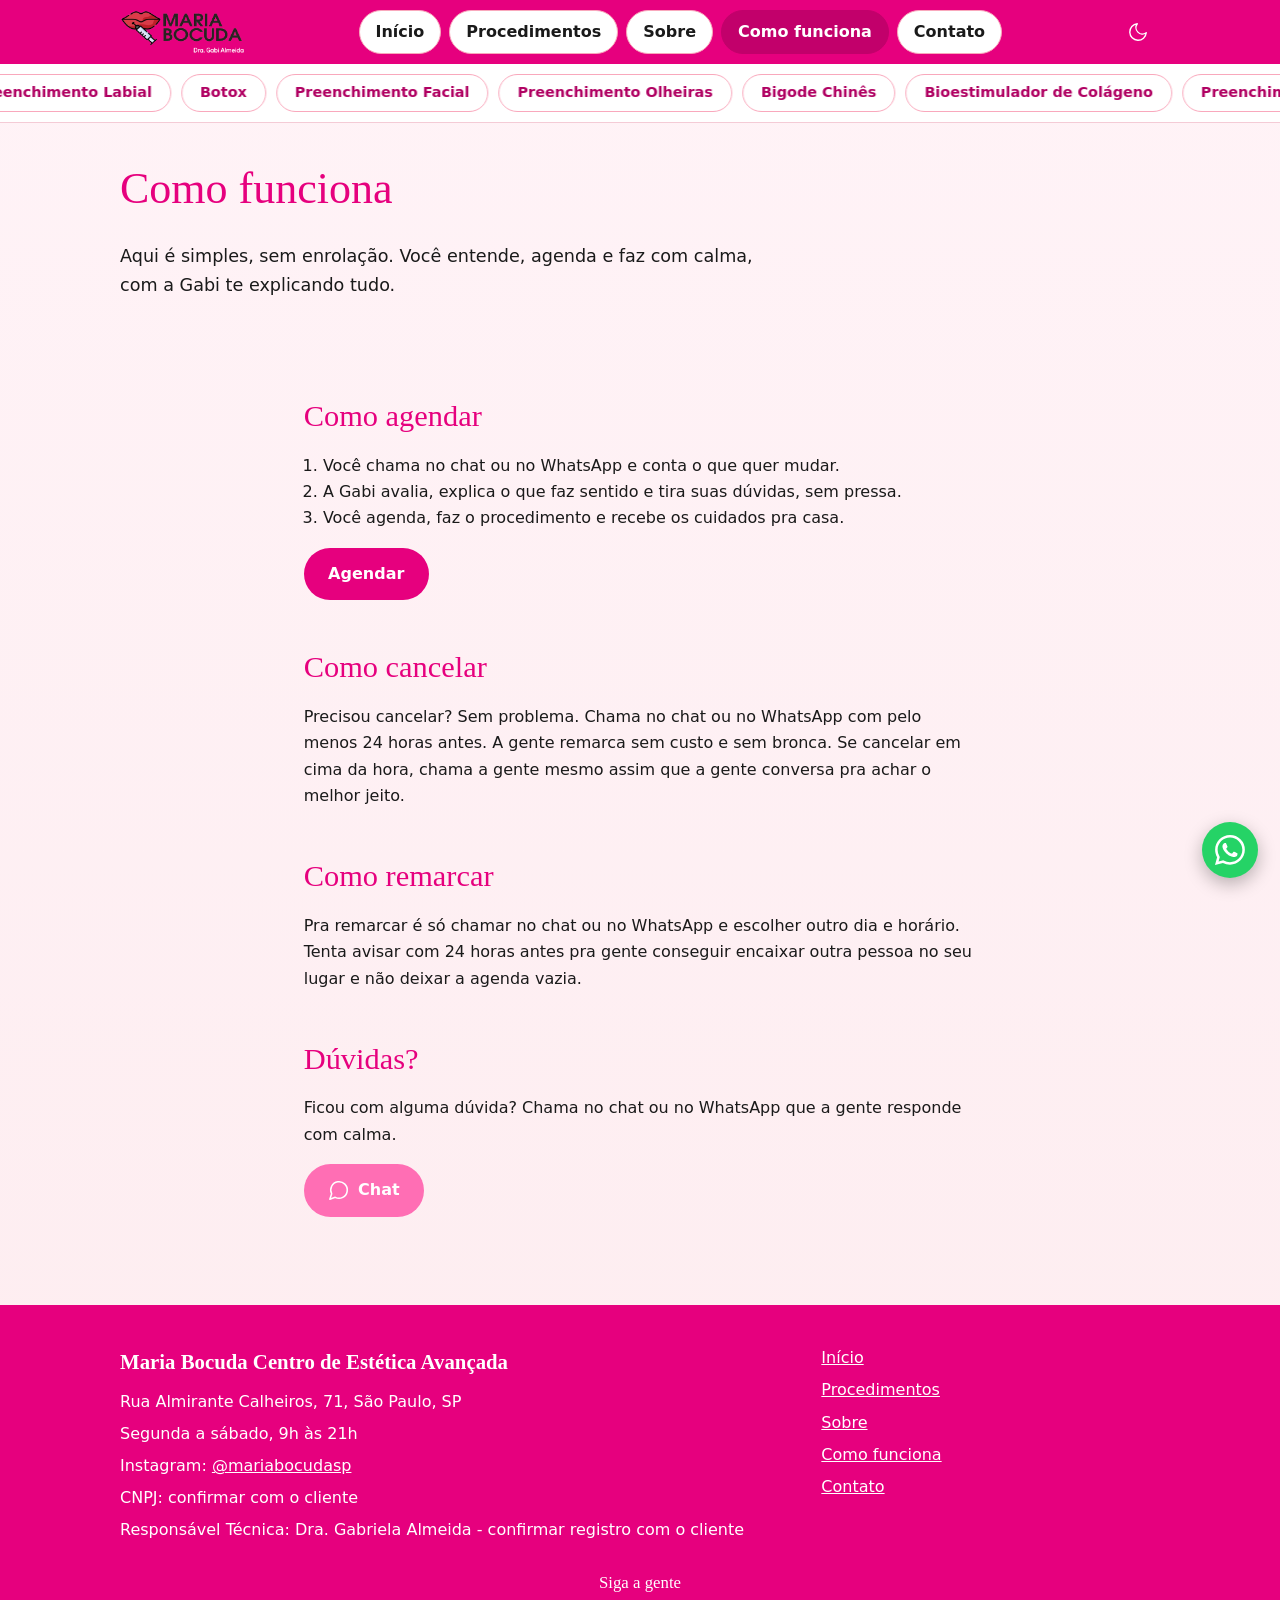
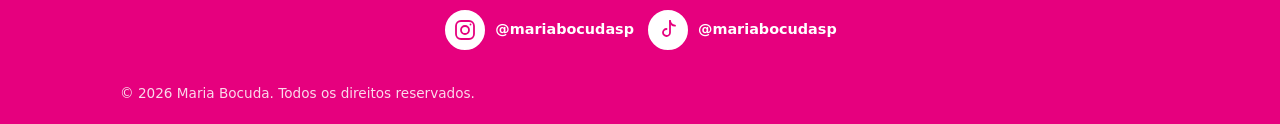
<file: como-funciona.html>
<!DOCTYPE html>
<html lang="pt-BR">
<head>
  <meta charset="utf-8">
  <meta name="viewport" content="width=device-width, initial-scale=1">
  <title>Como funciona | Maria Bocuda</title>
  <meta name="description" content="Veja como agendar, cancelar e remarcar na Maria Bocuda. Simples, sem enrolação e com a Gabi te explicando tudo.">
  <meta name="theme-color" content="#E6007E">
  <link rel="stylesheet" href="assets/css/base.css">
  <link rel="stylesheet" href="assets/css/components.css">
  <link rel="stylesheet" href="assets/css/pages.css">
  <script>
    /* Tema antes da pagina aparecer (evita piscar). Escolha salva > tema do celular > claro. */
    (function(){var t;try{t=localStorage.getItem("maria-bocuda-theme")}catch(e){}
    if(t!=="light"&&t!=="dark")t=window.matchMedia&&matchMedia("(prefers-color-scheme: dark)").matches?"dark":"light";
    document.documentElement.setAttribute("data-theme",t);
    var m=document.querySelector('meta[name="theme-color"]');if(m)m.setAttribute("content","#E6007E");})();
  </script>
  <!-- TRACKING: o Pixel e a Google Tag NÃO ficam aqui. Veja assets/js/tracking.js e o README. -->
</head>
<body>
  <a class="skip" href="#conteudo">Pular para o conteúdo</a>

  <header class="site-header">
    <div class="container header-inner">
      <a class="brand" href="index.html"><img class="brand-logo" src="assets/img/logo-maria-bocuda.png" alt="Maria Bocuda — Dra. Gabi Almeida" width="124" height="44"></a>
      <nav class="nav" id="menu" aria-label="Principal">
        <div class="nav-links">
          <a href="index.html">Início</a>
          <a href="procedimentos/index.html">Procedimentos</a>
          <a href="sobre.html">Sobre</a>
          <a href="como-funciona.html" aria-current="page">Como funciona</a>
          <a href="contato.html">Contato</a>
        </div>
      </nav>
      <div class="header-actions"><button class="theme-toggle" type="button" aria-label="Mudar para tema escuro"><svg class="icon-moon" viewBox="0 0 24 24" aria-hidden="true" focusable="false" fill="none" stroke="currentColor" stroke-width="1.5" stroke-linecap="round" stroke-linejoin="round"><path d="M21 12.8A9 9 0 1 1 11.2 3a7 7 0 0 0 9.8 9.8z"/></svg><svg class="icon-sun" viewBox="0 0 24 24" aria-hidden="true" focusable="false" fill="none" stroke="currentColor" stroke-width="1.5" stroke-linecap="round" stroke-linejoin="round"><circle cx="12" cy="12" r="4"/><path d="M12 2v2M12 20v2M4.9 4.9l1.4 1.4M17.7 17.7l1.4 1.4M2 12h2M20 12h2M4.9 19.1l1.4-1.4M17.7 6.3l1.4-1.4"/></svg></button><button class="menu-toggle" type="button" aria-expanded="false" aria-controls="menu" aria-label="Abrir menu"><span></span><span></span><span></span></button></div>
    </div>
  </header>

  <nav class="pillbar" aria-label="Procedimentos">
    <div class="pillbar-track">
      <div class="pill-set">
        <a class="pill" href="procedimentos/index.html#preenchimento-labial" data-proc="preenchimento-labial">Preenchimento Labial</a>
        <a class="pill" href="procedimentos/index.html#botox" data-proc="botox">Botox</a>
        <a class="pill" href="procedimentos/index.html#preenchimento-facial" data-proc="preenchimento-facial">Preenchimento Facial</a>
        <a class="pill" href="procedimentos/index.html#olheiras" data-proc="olheiras">Preenchimento Olheiras</a>
        <a class="pill" href="procedimentos/index.html#bigode-chines" data-proc="bigode-chines">Bigode Chinês</a>
        <a class="pill" href="procedimentos/index.html#bioestimulador" data-proc="bioestimulador">Bioestimulador de Colágeno</a>
      </div>
    </div>
  </nav>

  <main id="conteudo">
    <section class="page-head"><div class="container">
      <h1>Como funciona</h1>
      <p class="lead">Aqui é simples, sem enrolação. Você entende, agenda e faz com calma, com a Gabi te explicando tudo.</p>
    </div></section>
    <section class="section"><div class="container prose">
      <h2>Como agendar</h2>
      <ol class="steps">
        <li>Você chama no chat ou no WhatsApp e conta o que quer mudar.</li>
        <li>A Gabi avalia, explica o que faz sentido e tira suas dúvidas, sem pressa.</li>
        <li>Você agenda, faz o procedimento e recebe os cuidados pra casa.</li>
      </ol>
      <p><a class="btn btn-primary" href="#" data-link="gendo" target="_blank" rel="noopener">Agendar</a></p>
      <h2>Como cancelar</h2>
      <p>Precisou cancelar? Sem problema. Chama no chat ou no WhatsApp com pelo menos 24 horas antes. A gente remarca sem custo e sem bronca. Se cancelar em cima da hora, chama a gente mesmo assim que a gente conversa pra achar o melhor jeito.</p>
      <h2>Como remarcar</h2>
      <p>Pra remarcar é só chamar no chat ou no WhatsApp e escolher outro dia e horário. Tenta avisar com 24 horas antes pra gente conseguir encaixar outra pessoa no seu lugar e não deixar a agenda vazia.</p>
      <h2>Dúvidas?</h2>
      <p>Ficou com alguma dúvida? Chama no chat ou no WhatsApp que a gente responde com calma.</p>
      <p><button class="btn btn-chat" type="button" data-chat-open><svg class="icon" viewBox="0 0 24 24" aria-hidden="true" focusable="false" fill="none" stroke="currentColor" stroke-width="1.7" stroke-linecap="round" stroke-linejoin="round"><path d="M7.9 20A9 9 0 1 0 4 16.1L2 22Z"/></svg><span>Chat</span></button></p>
    </div></section>
  </main>

  <footer class="site-footer">
    <div class="container footer-inner">
      <div>
        <p class="brand">Maria Bocuda Centro de Estética Avançada</p>
        <p>Rua Almirante Calheiros, 71, São Paulo, SP</p>
        <p>Segunda a sábado, 9h às 21h</p>
        <p>Instagram: <a href="https://www.instagram.com/mariabocudasp" target="_blank" rel="noopener">@mariabocudasp</a></p>
        <p>CNPJ: confirmar com o cliente</p>
        <p>Responsável Técnica: Dra. Gabriela Almeida - confirmar registro com o cliente</p>
      </div>
      <nav class="footer-nav" aria-label="Rodapé">
          <a href="index.html">Início</a>
          <a href="procedimentos/index.html">Procedimentos</a>
          <a href="sobre.html">Sobre</a>
          <a href="como-funciona.html">Como funciona</a>
          <a href="contato.html">Contato</a>
      </nav>
    </div>
    <section class="container social" aria-labelledby="siga-titulo">
      <h2 id="siga-titulo">Siga a gente</h2>
      <div class="social-list">
        <a class="social-btn" href="https://www.instagram.com/mariabocudasp/" target="_blank" rel="noopener" aria-label="Abrir Instagram da Maria Bocuda"><span class="social-ico"><svg class="icon" viewBox="0 0 24 24" width="24" height="24" fill="none" stroke="currentColor" stroke-width="1.8" stroke-linecap="round" stroke-linejoin="round" aria-hidden="true" focusable="false"><rect x="3" y="3" width="18" height="18" rx="5"/><circle cx="12" cy="12" r="4"/><path d="M17.5 6.5h.01"/></svg></span><span class="social-txt">@mariabocudasp</span></a>
        <a class="social-btn" href="https://www.tiktok.com/@mariabocudasp" target="_blank" rel="noopener" aria-label="Abrir TikTok da Maria Bocuda"><span class="social-ico"><svg class="icon" viewBox="0 0 24 24" width="24" height="24" fill="none" stroke="currentColor" stroke-width="1.8" stroke-linecap="round" stroke-linejoin="round" aria-hidden="true" focusable="false"><path d="M14 3v11.5a3.5 3.5 0 1 1-3.5-3.5"/><path d="M14 3c.4 2.6 2.2 4.4 5 4.6"/></svg></span><span class="social-txt">@mariabocudasp</span></a>
      </div>
    </section>
    <p class="container copy">© <span data-year>2026</span> Maria Bocuda. Todos os direitos reservados.</p>
  </footer>

  <!-- Barra de atalhos fixa (celular, até 768px) -->
  <nav class="tabbar" aria-label="Atalhos">
    <a class="tab tab-proc" href="procedimentos/index.html"><svg class="icon" viewBox="0 0 24 24" aria-hidden="true" focusable="false" fill="none" stroke="currentColor" stroke-width="1.7" stroke-linecap="round" stroke-linejoin="round"><path d="M2.5 12.2 6.8 9.2c1.6-1 3-.6 5.2.9 2.2-1.5 3.6-1.9 5.2-.9l4.3 3"/><path d="M2.5 12.2c3.2 1.6 6.4 1.8 9.5 1.8s6.3-.2 9.5-1.8"/><path d="M2.5 12.2c1.8 4.2 5.2 6.8 9.5 6.8s7.7-2.6 9.5-6.8"/></svg><span>Procedimentos</span></a>
    <a class="tab tab-agendar" href="#" data-link="gendo" target="_blank" rel="noopener"><svg class="icon" viewBox="0 0 24 24" aria-hidden="true" focusable="false" fill="none" stroke="currentColor" stroke-width="1.7" stroke-linecap="round" stroke-linejoin="round"><rect x="3" y="5" width="18" height="16" rx="2"/><path d="M3 10h18M8 3v4M16 3v4"/></svg><span>Agendar</span></a>
    <button class="tab tab-chat" type="button" data-chat-open><svg class="icon" viewBox="0 0 24 24" aria-hidden="true" focusable="false" fill="none" stroke="currentColor" stroke-width="1.7" stroke-linecap="round" stroke-linejoin="round"><path d="M7.9 20A9 9 0 1 0 4 16.1L2 22Z"/></svg><span>Chat</span></button>
  </nav>

  <script src="assets/js/config.js"></script>
  <script src="assets/js/main.js" defer></script>
  <script src="assets/js/pillbar.js" defer></script>
  <script src="assets/js/chat.js" defer></script>
  <script src="assets/js/procedimentos.js" defer></script>
  <script src="assets/js/tracking.js" defer></script>
</body>
</html>
</file>
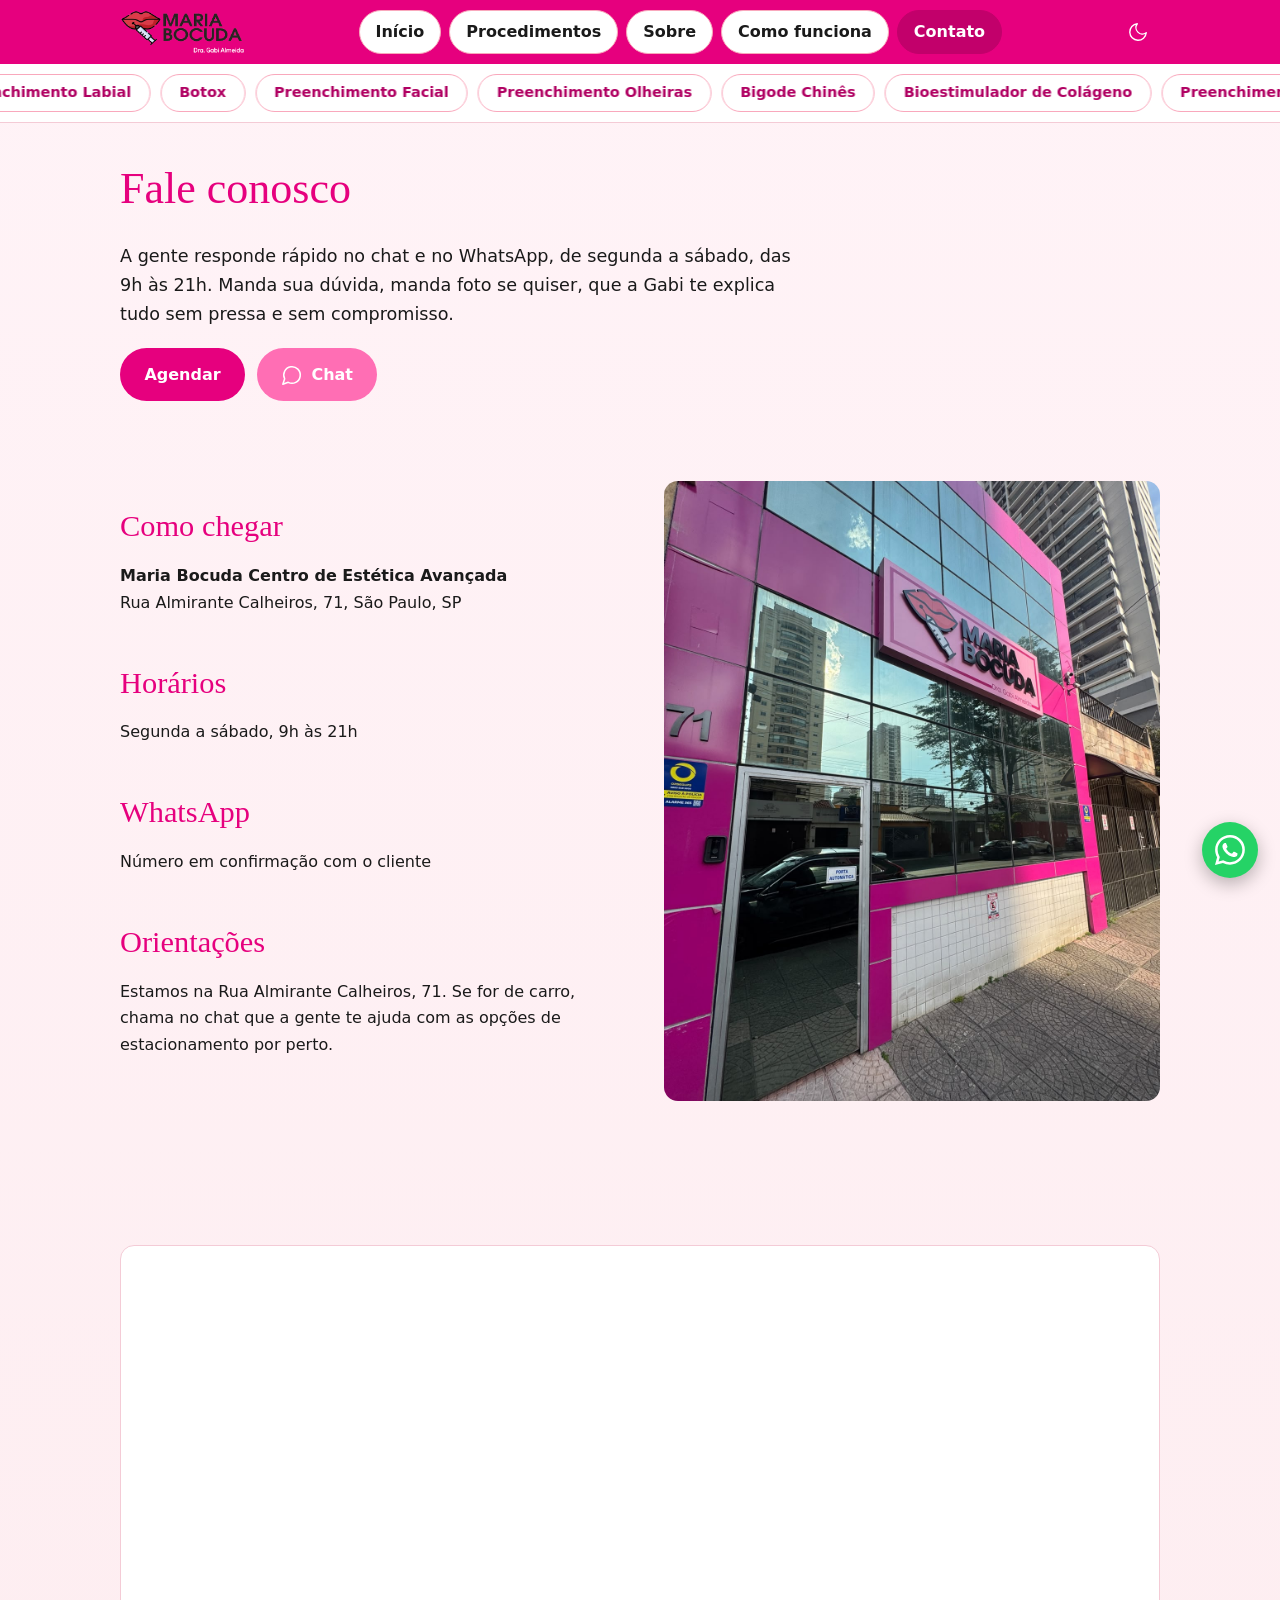
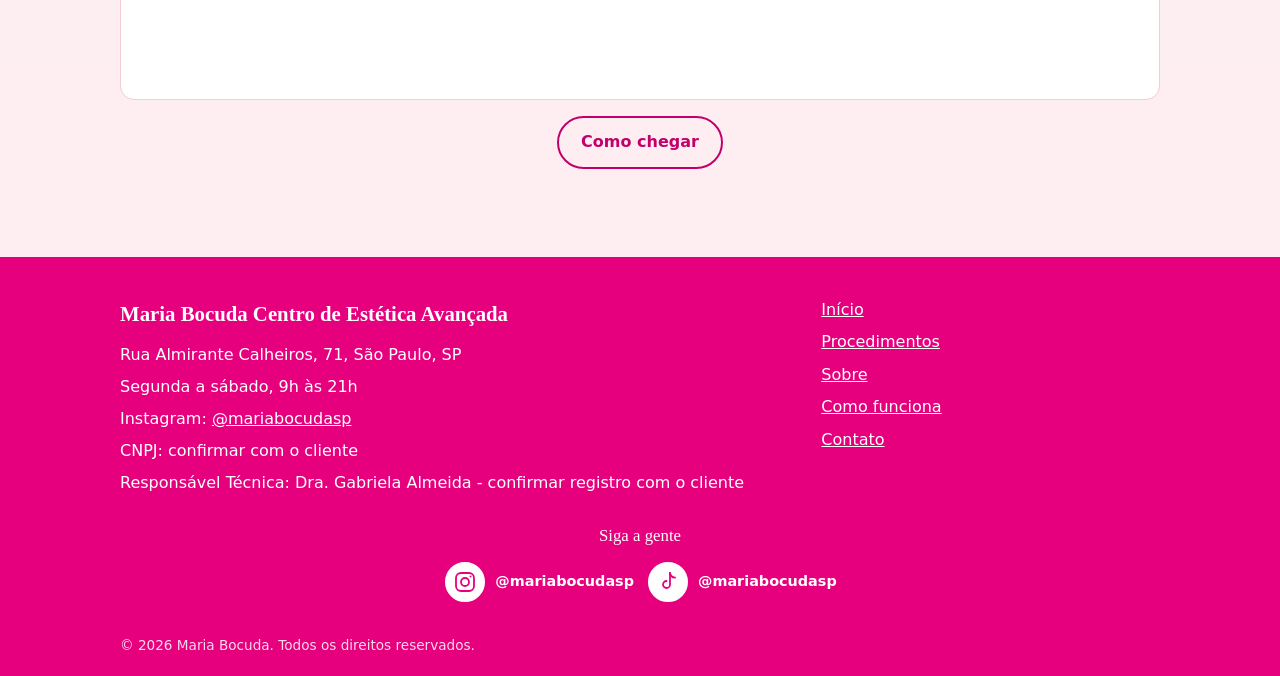
<file: contato.html>
<!DOCTYPE html>
<html lang="pt-BR">
<head>
  <meta charset="utf-8">
  <meta name="viewport" content="width=device-width, initial-scale=1">
  <title>Contato | Maria Bocuda</title>
  <meta name="description" content="Fale com a Maria Bocuda pelo chat ou WhatsApp, de segunda a sábado, das 9h às 21h. Rua Almirante Calheiros, 71, São Paulo, SP.">
  <meta name="theme-color" content="#E6007E">
  <link rel="stylesheet" href="assets/css/base.css">
  <link rel="stylesheet" href="assets/css/components.css">
  <link rel="stylesheet" href="assets/css/pages.css">
  <script>
    /* Tema antes da pagina aparecer (evita piscar). Escolha salva > tema do celular > claro. */
    (function(){var t;try{t=localStorage.getItem("maria-bocuda-theme")}catch(e){}
    if(t!=="light"&&t!=="dark")t=window.matchMedia&&matchMedia("(prefers-color-scheme: dark)").matches?"dark":"light";
    document.documentElement.setAttribute("data-theme",t);
    var m=document.querySelector('meta[name="theme-color"]');if(m)m.setAttribute("content","#E6007E");})();
  </script>
  <!-- TRACKING: o Pixel e a Google Tag NÃO ficam aqui. Veja assets/js/tracking.js e o README. -->
</head>
<body>
  <a class="skip" href="#conteudo">Pular para o conteúdo</a>

  <header class="site-header">
    <div class="container header-inner">
      <a class="brand" href="index.html"><img class="brand-logo" src="assets/img/logo-maria-bocuda.png" alt="Maria Bocuda — Dra. Gabi Almeida" width="124" height="44"></a>
      <nav class="nav" id="menu" aria-label="Principal">
        <div class="nav-links">
          <a href="index.html">Início</a>
          <a href="procedimentos/index.html">Procedimentos</a>
          <a href="sobre.html">Sobre</a>
          <a href="como-funciona.html">Como funciona</a>
          <a href="contato.html" aria-current="page">Contato</a>
        </div>
      </nav>
      <div class="header-actions"><button class="theme-toggle" type="button" aria-label="Mudar para tema escuro"><svg class="icon-moon" viewBox="0 0 24 24" aria-hidden="true" focusable="false" fill="none" stroke="currentColor" stroke-width="1.5" stroke-linecap="round" stroke-linejoin="round"><path d="M21 12.8A9 9 0 1 1 11.2 3a7 7 0 0 0 9.8 9.8z"/></svg><svg class="icon-sun" viewBox="0 0 24 24" aria-hidden="true" focusable="false" fill="none" stroke="currentColor" stroke-width="1.5" stroke-linecap="round" stroke-linejoin="round"><circle cx="12" cy="12" r="4"/><path d="M12 2v2M12 20v2M4.9 4.9l1.4 1.4M17.7 17.7l1.4 1.4M2 12h2M20 12h2M4.9 19.1l1.4-1.4M17.7 6.3l1.4-1.4"/></svg></button><button class="menu-toggle" type="button" aria-expanded="false" aria-controls="menu" aria-label="Abrir menu"><span></span><span></span><span></span></button></div>
    </div>
  </header>

  <nav class="pillbar" aria-label="Procedimentos">
    <div class="pillbar-track">
      <div class="pill-set">
        <a class="pill" href="procedimentos/index.html#preenchimento-labial" data-proc="preenchimento-labial">Preenchimento Labial</a>
        <a class="pill" href="procedimentos/index.html#botox" data-proc="botox">Botox</a>
        <a class="pill" href="procedimentos/index.html#preenchimento-facial" data-proc="preenchimento-facial">Preenchimento Facial</a>
        <a class="pill" href="procedimentos/index.html#olheiras" data-proc="olheiras">Preenchimento Olheiras</a>
        <a class="pill" href="procedimentos/index.html#bigode-chines" data-proc="bigode-chines">Bigode Chinês</a>
        <a class="pill" href="procedimentos/index.html#bioestimulador" data-proc="bioestimulador">Bioestimulador de Colágeno</a>
      </div>
    </div>
  </nav>

  <main id="conteudo">
    <section class="page-head"><div class="container">
      <h1>Fale conosco</h1>
      <p class="lead">A gente responde rápido no chat e no WhatsApp, de segunda a sábado, das 9h às 21h. Manda sua dúvida, manda foto se quiser, que a Gabi te explica tudo sem pressa e sem compromisso.</p>
      <div class="actions"><a class="btn btn-primary" href="#" data-link="gendo" target="_blank" rel="noopener">Agendar</a><button class="btn btn-chat" type="button" data-chat-open><svg class="icon" viewBox="0 0 24 24" aria-hidden="true" focusable="false" fill="none" stroke="currentColor" stroke-width="1.7" stroke-linecap="round" stroke-linejoin="round"><path d="M7.9 20A9 9 0 1 0 4 16.1L2 22Z"/></svg><span>Chat</span></button></div>
    </div></section>
    <section class="section"><div class="container split">
      <div class="prose">
        <h2>Como chegar</h2>
        <p><strong>Maria Bocuda Centro de Estética Avançada</strong><br>Rua Almirante Calheiros, 71, São Paulo, SP</p>
        <h2>Horários</h2>
        <p>Segunda a sábado, 9h às 21h</p>
        <h2>WhatsApp</h2>
        <p>Número em confirmação com o cliente</p>
        <h2>Orientações</h2>
        <p>Estamos na Rua Almirante Calheiros, 71. Se for de carro, chama no chat que a gente te ajuda com as opções de estacionamento por perto.</p>
      </div>
      <img class="photo photo-portrait" src="assets/img/clinica-fachada.jpg" alt="Fachada da clínica Maria Bocuda, prédio rosa" width="1200" height="1600" loading="lazy" decoding="async">
    </div></section>
    <section class="section"><div class="container">
      <div class="map"><iframe src="https://www.google.com/maps?q=Rua+Almirante+Calheiros+71+S%C3%A3o+Paulo+SP&amp;output=embed" title="Mapa: Maria Bocuda, Rua Almirante Calheiros, 71, São Paulo, SP" loading="lazy" referrerpolicy="no-referrer-when-downgrade" allowfullscreen></iframe></div>
      <p class="center map-cta"><a class="btn btn-outline" href="https://www.google.com/maps/search/?api=1&amp;query=Rua+Almirante+Calheiros+71+S%C3%A3o+Paulo+SP" target="_blank" rel="noopener">Como chegar</a></p>
    </div></section>
  </main>

  <footer class="site-footer">
    <div class="container footer-inner">
      <div>
        <p class="brand">Maria Bocuda Centro de Estética Avançada</p>
        <p>Rua Almirante Calheiros, 71, São Paulo, SP</p>
        <p>Segunda a sábado, 9h às 21h</p>
        <p>Instagram: <a href="https://www.instagram.com/mariabocudasp" target="_blank" rel="noopener">@mariabocudasp</a></p>
        <p>CNPJ: confirmar com o cliente</p>
        <p>Responsável Técnica: Dra. Gabriela Almeida - confirmar registro com o cliente</p>
      </div>
      <nav class="footer-nav" aria-label="Rodapé">
          <a href="index.html">Início</a>
          <a href="procedimentos/index.html">Procedimentos</a>
          <a href="sobre.html">Sobre</a>
          <a href="como-funciona.html">Como funciona</a>
          <a href="contato.html">Contato</a>
      </nav>
    </div>
    <section class="container social" aria-labelledby="siga-titulo">
      <h2 id="siga-titulo">Siga a gente</h2>
      <div class="social-list">
        <a class="social-btn" href="https://www.instagram.com/mariabocudasp/" target="_blank" rel="noopener" aria-label="Abrir Instagram da Maria Bocuda"><span class="social-ico"><svg class="icon" viewBox="0 0 24 24" width="24" height="24" fill="none" stroke="currentColor" stroke-width="1.8" stroke-linecap="round" stroke-linejoin="round" aria-hidden="true" focusable="false"><rect x="3" y="3" width="18" height="18" rx="5"/><circle cx="12" cy="12" r="4"/><path d="M17.5 6.5h.01"/></svg></span><span class="social-txt">@mariabocudasp</span></a>
        <a class="social-btn" href="https://www.tiktok.com/@mariabocudasp" target="_blank" rel="noopener" aria-label="Abrir TikTok da Maria Bocuda"><span class="social-ico"><svg class="icon" viewBox="0 0 24 24" width="24" height="24" fill="none" stroke="currentColor" stroke-width="1.8" stroke-linecap="round" stroke-linejoin="round" aria-hidden="true" focusable="false"><path d="M14 3v11.5a3.5 3.5 0 1 1-3.5-3.5"/><path d="M14 3c.4 2.6 2.2 4.4 5 4.6"/></svg></span><span class="social-txt">@mariabocudasp</span></a>
      </div>
    </section>
    <p class="container copy">© <span data-year>2026</span> Maria Bocuda. Todos os direitos reservados.</p>
  </footer>

  <!-- Barra de atalhos fixa (celular, até 768px) -->
  <nav class="tabbar" aria-label="Atalhos">
    <a class="tab tab-proc" href="procedimentos/index.html"><svg class="icon" viewBox="0 0 24 24" aria-hidden="true" focusable="false" fill="none" stroke="currentColor" stroke-width="1.7" stroke-linecap="round" stroke-linejoin="round"><path d="M2.5 12.2 6.8 9.2c1.6-1 3-.6 5.2.9 2.2-1.5 3.6-1.9 5.2-.9l4.3 3"/><path d="M2.5 12.2c3.2 1.6 6.4 1.8 9.5 1.8s6.3-.2 9.5-1.8"/><path d="M2.5 12.2c1.8 4.2 5.2 6.8 9.5 6.8s7.7-2.6 9.5-6.8"/></svg><span>Procedimentos</span></a>
    <a class="tab tab-agendar" href="#" data-link="gendo" target="_blank" rel="noopener"><svg class="icon" viewBox="0 0 24 24" aria-hidden="true" focusable="false" fill="none" stroke="currentColor" stroke-width="1.7" stroke-linecap="round" stroke-linejoin="round"><rect x="3" y="5" width="18" height="16" rx="2"/><path d="M3 10h18M8 3v4M16 3v4"/></svg><span>Agendar</span></a>
    <button class="tab tab-chat" type="button" data-chat-open><svg class="icon" viewBox="0 0 24 24" aria-hidden="true" focusable="false" fill="none" stroke="currentColor" stroke-width="1.7" stroke-linecap="round" stroke-linejoin="round"><path d="M7.9 20A9 9 0 1 0 4 16.1L2 22Z"/></svg><span>Chat</span></button>
  </nav>

  <script src="assets/js/config.js"></script>
  <script src="assets/js/main.js" defer></script>
  <script src="assets/js/pillbar.js" defer></script>
  <script src="assets/js/chat.js" defer></script>
  <script src="assets/js/procedimentos.js" defer></script>
  <script src="assets/js/tracking.js" defer></script>
</body>
</html>
</file>
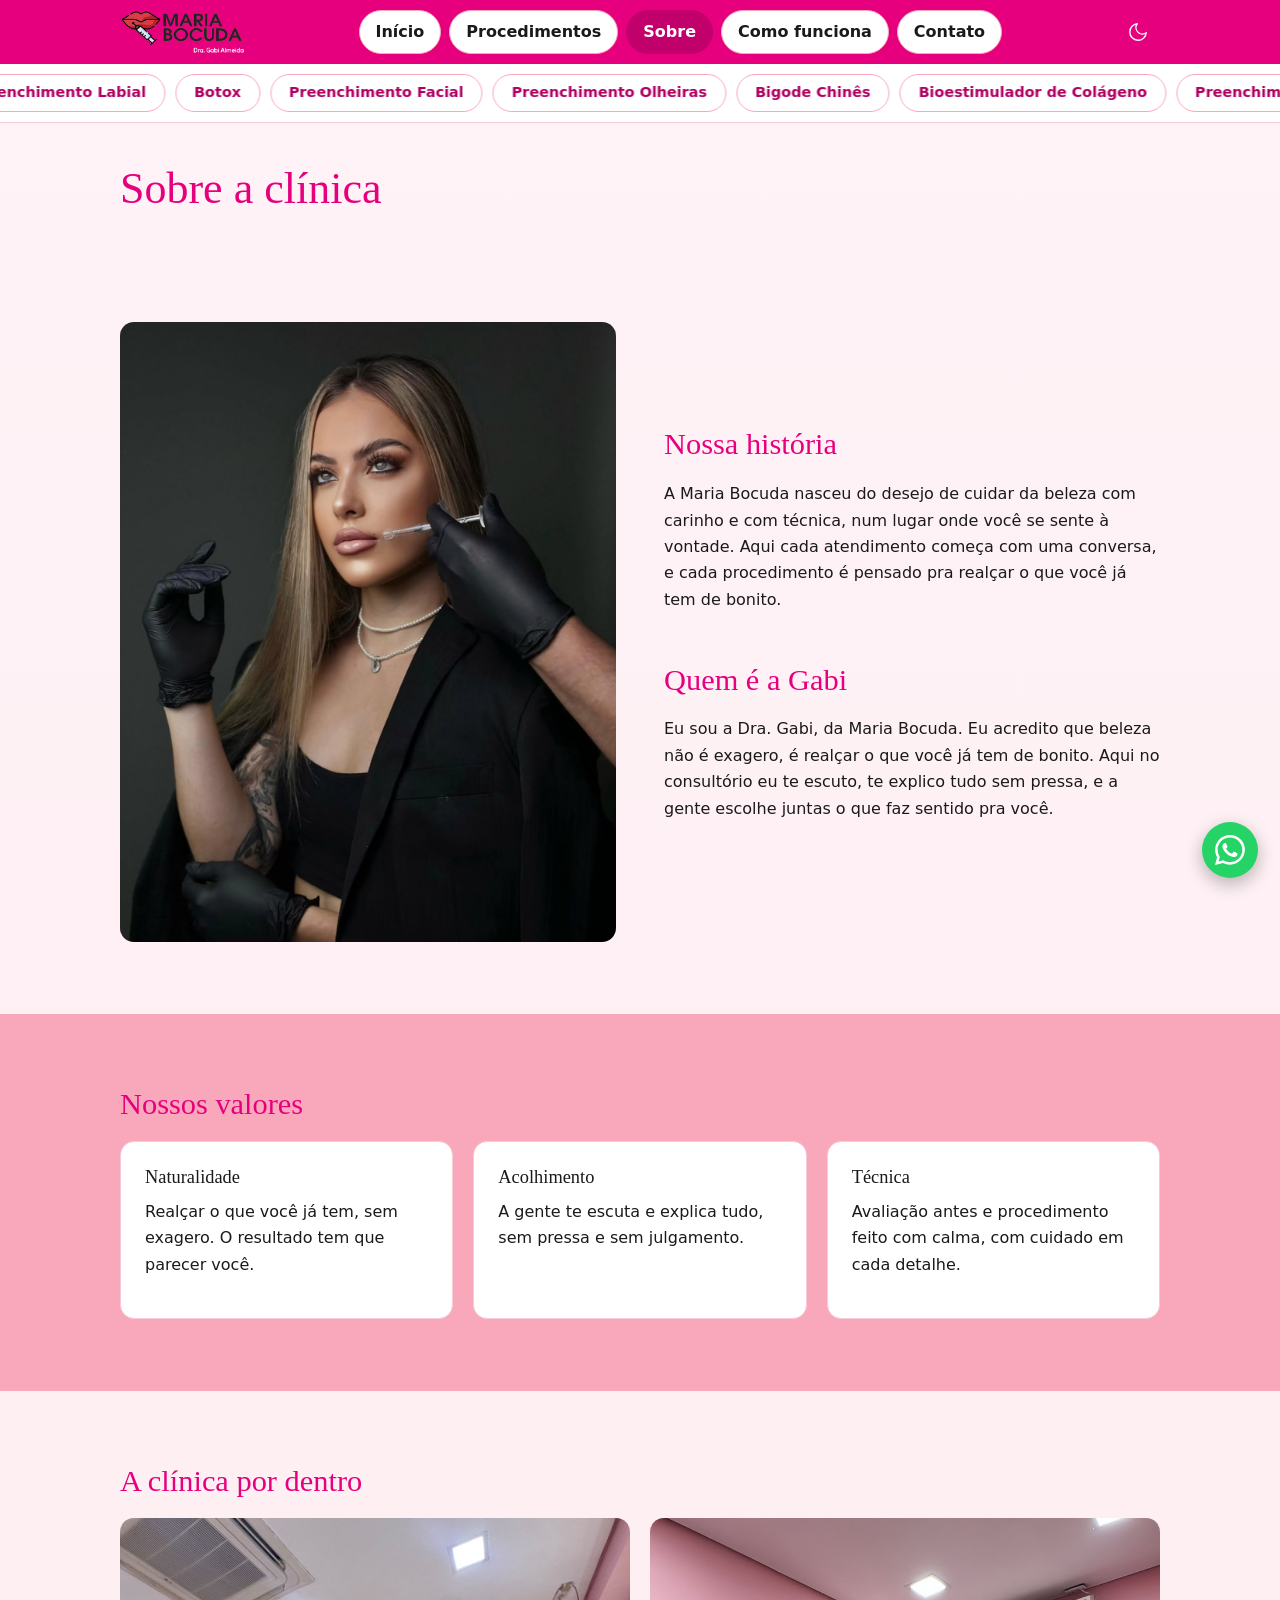
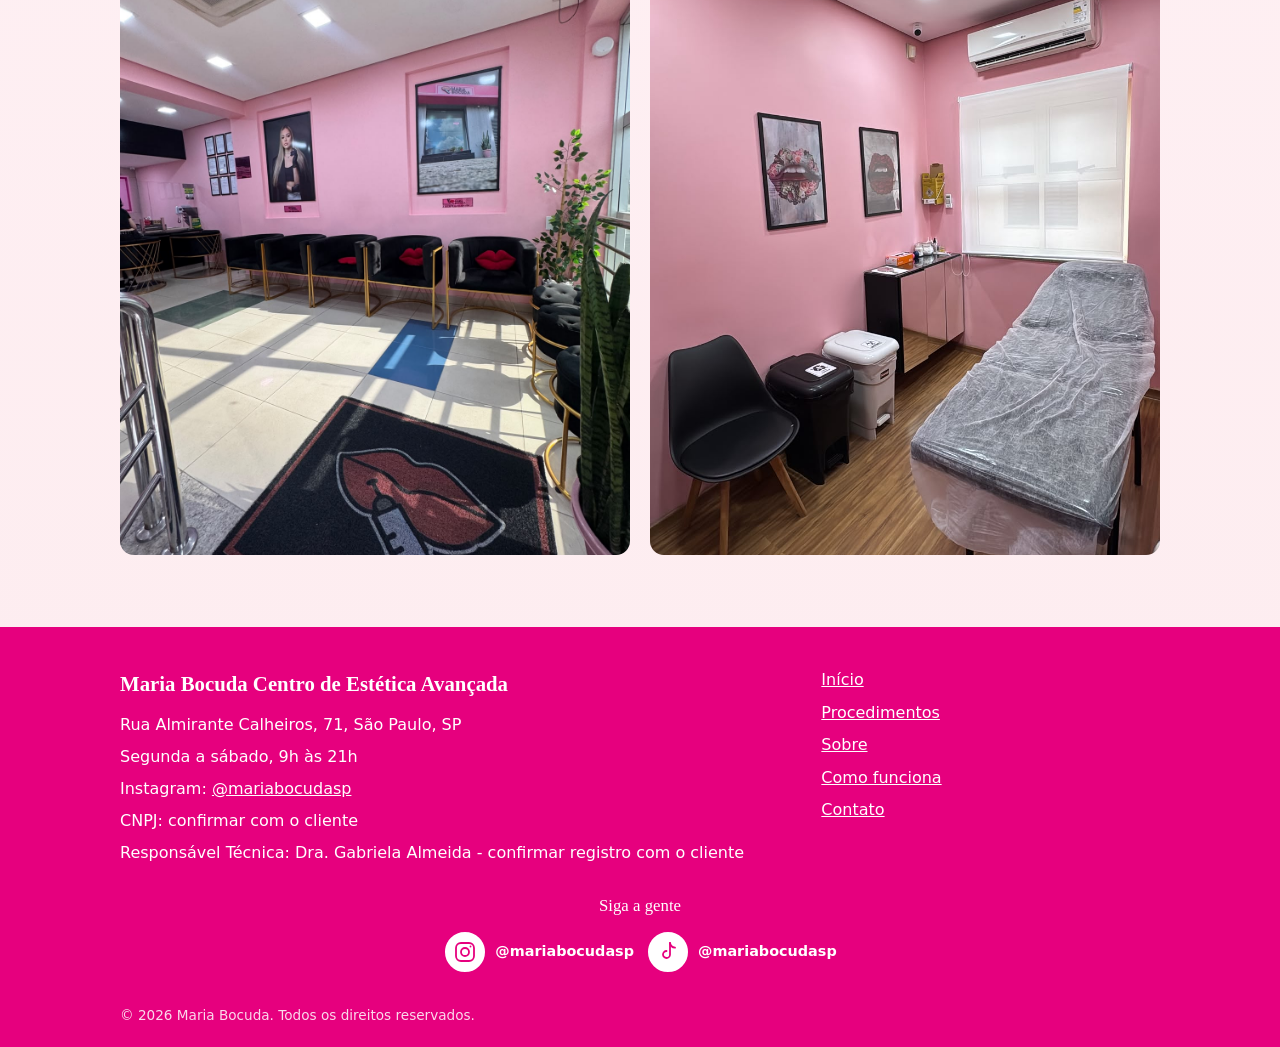
<file: sobre.html>
<!DOCTYPE html>
<html lang="pt-BR">
<head>
  <meta charset="utf-8">
  <meta name="viewport" content="width=device-width, initial-scale=1">
  <title>Sobre | Maria Bocuda</title>
  <meta name="description" content="Conheça a história da Maria Bocuda e a Dra. Gabi Almeida: beleza com naturalidade, carinho e técnica.">
  <meta name="theme-color" content="#E6007E">
  <link rel="stylesheet" href="assets/css/base.css">
  <link rel="stylesheet" href="assets/css/components.css">
  <link rel="stylesheet" href="assets/css/pages.css">
  <script>
    /* Tema antes da pagina aparecer (evita piscar). Escolha salva > tema do celular > claro. */
    (function(){var t;try{t=localStorage.getItem("maria-bocuda-theme")}catch(e){}
    if(t!=="light"&&t!=="dark")t=window.matchMedia&&matchMedia("(prefers-color-scheme: dark)").matches?"dark":"light";
    document.documentElement.setAttribute("data-theme",t);
    var m=document.querySelector('meta[name="theme-color"]');if(m)m.setAttribute("content","#E6007E");})();
  </script>
  <!-- TRACKING: o Pixel e a Google Tag NÃO ficam aqui. Veja assets/js/tracking.js e o README. -->
</head>
<body>
  <a class="skip" href="#conteudo">Pular para o conteúdo</a>

  <header class="site-header">
    <div class="container header-inner">
      <a class="brand" href="index.html"><img class="brand-logo" src="assets/img/logo-maria-bocuda.png" alt="Maria Bocuda — Dra. Gabi Almeida" width="124" height="44"></a>
      <nav class="nav" id="menu" aria-label="Principal">
        <div class="nav-links">
          <a href="index.html">Início</a>
          <a href="procedimentos/index.html">Procedimentos</a>
          <a href="sobre.html" aria-current="page">Sobre</a>
          <a href="como-funciona.html">Como funciona</a>
          <a href="contato.html">Contato</a>
        </div>
      </nav>
      <div class="header-actions"><button class="theme-toggle" type="button" aria-label="Mudar para tema escuro"><svg class="icon-moon" viewBox="0 0 24 24" aria-hidden="true" focusable="false" fill="none" stroke="currentColor" stroke-width="1.5" stroke-linecap="round" stroke-linejoin="round"><path d="M21 12.8A9 9 0 1 1 11.2 3a7 7 0 0 0 9.8 9.8z"/></svg><svg class="icon-sun" viewBox="0 0 24 24" aria-hidden="true" focusable="false" fill="none" stroke="currentColor" stroke-width="1.5" stroke-linecap="round" stroke-linejoin="round"><circle cx="12" cy="12" r="4"/><path d="M12 2v2M12 20v2M4.9 4.9l1.4 1.4M17.7 17.7l1.4 1.4M2 12h2M20 12h2M4.9 19.1l1.4-1.4M17.7 6.3l1.4-1.4"/></svg></button><button class="menu-toggle" type="button" aria-expanded="false" aria-controls="menu" aria-label="Abrir menu"><span></span><span></span><span></span></button></div>
    </div>
  </header>

  <nav class="pillbar" aria-label="Procedimentos">
    <div class="pillbar-track">
      <div class="pill-set">
        <a class="pill" href="procedimentos/index.html#preenchimento-labial" data-proc="preenchimento-labial">Preenchimento Labial</a>
        <a class="pill" href="procedimentos/index.html#botox" data-proc="botox">Botox</a>
        <a class="pill" href="procedimentos/index.html#preenchimento-facial" data-proc="preenchimento-facial">Preenchimento Facial</a>
        <a class="pill" href="procedimentos/index.html#olheiras" data-proc="olheiras">Preenchimento Olheiras</a>
        <a class="pill" href="procedimentos/index.html#bigode-chines" data-proc="bigode-chines">Bigode Chinês</a>
        <a class="pill" href="procedimentos/index.html#bioestimulador" data-proc="bioestimulador">Bioestimulador de Colágeno</a>
      </div>
    </div>
  </nav>

  <main id="conteudo">
    <section class="page-head"><div class="container"><h1>Sobre a clínica</h1></div></section>
    <section class="section"><div class="container split">
      <img class="photo photo-portrait" src="assets/img/dra-gabi.jpg" alt="Dra. Gabi Almeida, de blazer preto, com uma seringa perto do rosto" width="1288" height="1600" loading="lazy" decoding="async">
      <div class="prose">
        <h2>Nossa história</h2>
        <p>A Maria Bocuda nasceu do desejo de cuidar da beleza com carinho e com técnica, num lugar onde você se sente à vontade. Aqui cada atendimento começa com uma conversa, e cada procedimento é pensado pra realçar o que você já tem de bonito.</p>
        <h2>Quem é a Gabi</h2>
        <p>Eu sou a Dra. Gabi, da Maria Bocuda. Eu acredito que beleza não é exagero, é realçar o que você já tem de bonito. Aqui no consultório eu te escuto, te explico tudo sem pressa, e a gente escolhe juntas o que faz sentido pra você.</p>
      </div>
    </div></section>
    <section class="section section-rose"><div class="container">
      <h2>Nossos valores</h2>
      <div class="grid">
        <div class="card card-plain"><h3>Naturalidade</h3><p>Realçar o que você já tem, sem exagero. O resultado tem que parecer você.</p></div>
        <div class="card card-plain"><h3>Acolhimento</h3><p>A gente te escuta e explica tudo, sem pressa e sem julgamento.</p></div>
        <div class="card card-plain"><h3>Técnica</h3><p>Avaliação antes e procedimento feito com calma, com cuidado em cada detalhe.</p></div>
      </div>
    </div></section>
    <section class="section"><div class="container"><h2>A clínica por dentro</h2>
      <div class="grid grid-2"><img class="photo photo-portrait" src="assets/img/clinica-recepcao.jpg" alt="Recepção ampla da clínica Maria Bocuda" width="1200" height="1600" loading="lazy" decoding="async"><img class="photo photo-portrait" src="assets/img/clinica-sala.jpg" alt="Sala de atendimento rosa com maca" width="900" height="1600" loading="lazy" decoding="async"></div>
    </div></section>
  </main>

  <footer class="site-footer">
    <div class="container footer-inner">
      <div>
        <p class="brand">Maria Bocuda Centro de Estética Avançada</p>
        <p>Rua Almirante Calheiros, 71, São Paulo, SP</p>
        <p>Segunda a sábado, 9h às 21h</p>
        <p>Instagram: <a href="https://www.instagram.com/mariabocudasp" target="_blank" rel="noopener">@mariabocudasp</a></p>
        <p>CNPJ: confirmar com o cliente</p>
        <p>Responsável Técnica: Dra. Gabriela Almeida - confirmar registro com o cliente</p>
      </div>
      <nav class="footer-nav" aria-label="Rodapé">
          <a href="index.html">Início</a>
          <a href="procedimentos/index.html">Procedimentos</a>
          <a href="sobre.html">Sobre</a>
          <a href="como-funciona.html">Como funciona</a>
          <a href="contato.html">Contato</a>
      </nav>
    </div>
    <section class="container social" aria-labelledby="siga-titulo">
      <h2 id="siga-titulo">Siga a gente</h2>
      <div class="social-list">
        <a class="social-btn" href="https://www.instagram.com/mariabocudasp/" target="_blank" rel="noopener" aria-label="Abrir Instagram da Maria Bocuda"><span class="social-ico"><svg class="icon" viewBox="0 0 24 24" width="24" height="24" fill="none" stroke="currentColor" stroke-width="1.8" stroke-linecap="round" stroke-linejoin="round" aria-hidden="true" focusable="false"><rect x="3" y="3" width="18" height="18" rx="5"/><circle cx="12" cy="12" r="4"/><path d="M17.5 6.5h.01"/></svg></span><span class="social-txt">@mariabocudasp</span></a>
        <a class="social-btn" href="https://www.tiktok.com/@mariabocudasp" target="_blank" rel="noopener" aria-label="Abrir TikTok da Maria Bocuda"><span class="social-ico"><svg class="icon" viewBox="0 0 24 24" width="24" height="24" fill="none" stroke="currentColor" stroke-width="1.8" stroke-linecap="round" stroke-linejoin="round" aria-hidden="true" focusable="false"><path d="M14 3v11.5a3.5 3.5 0 1 1-3.5-3.5"/><path d="M14 3c.4 2.6 2.2 4.4 5 4.6"/></svg></span><span class="social-txt">@mariabocudasp</span></a>
      </div>
    </section>
    <p class="container copy">© <span data-year>2026</span> Maria Bocuda. Todos os direitos reservados.</p>
  </footer>

  <!-- Barra de atalhos fixa (celular, até 768px) -->
  <nav class="tabbar" aria-label="Atalhos">
    <a class="tab tab-proc" href="procedimentos/index.html"><svg class="icon" viewBox="0 0 24 24" aria-hidden="true" focusable="false" fill="none" stroke="currentColor" stroke-width="1.7" stroke-linecap="round" stroke-linejoin="round"><path d="M2.5 12.2 6.8 9.2c1.6-1 3-.6 5.2.9 2.2-1.5 3.6-1.9 5.2-.9l4.3 3"/><path d="M2.5 12.2c3.2 1.6 6.4 1.8 9.5 1.8s6.3-.2 9.5-1.8"/><path d="M2.5 12.2c1.8 4.2 5.2 6.8 9.5 6.8s7.7-2.6 9.5-6.8"/></svg><span>Procedimentos</span></a>
    <a class="tab tab-agendar" href="#" data-link="gendo" target="_blank" rel="noopener"><svg class="icon" viewBox="0 0 24 24" aria-hidden="true" focusable="false" fill="none" stroke="currentColor" stroke-width="1.7" stroke-linecap="round" stroke-linejoin="round"><rect x="3" y="5" width="18" height="16" rx="2"/><path d="M3 10h18M8 3v4M16 3v4"/></svg><span>Agendar</span></a>
    <button class="tab tab-chat" type="button" data-chat-open><svg class="icon" viewBox="0 0 24 24" aria-hidden="true" focusable="false" fill="none" stroke="currentColor" stroke-width="1.7" stroke-linecap="round" stroke-linejoin="round"><path d="M7.9 20A9 9 0 1 0 4 16.1L2 22Z"/></svg><span>Chat</span></button>
  </nav>

  <script src="assets/js/config.js"></script>
  <script src="assets/js/main.js" defer></script>
  <script src="assets/js/pillbar.js" defer></script>
  <script src="assets/js/chat.js" defer></script>
  <script src="assets/js/procedimentos.js" defer></script>
  <script src="assets/js/tracking.js" defer></script>
</body>
</html>
</file>
<file: assets/css/base.css>
/* ===== TEMAS =====
   Claro = padrão. Escuro = html[data-theme="dark"] (preto com degradê e rosa).
   O atributo data-theme é definido por um script no <head> (antes da página
   aparecer) e por assets/js/main.js (botão sol/lua). Só as variáveis mudam. */
:root{
  color-scheme:light;
  --rosa:#E6007E;          /* rosa principal: botão Agendar, destaques */
  --rosa-hover:#C2006B;    /* hover do botão rosa */
  --rosa-claro:#F9A8BC;    /* rosa claro: pílula Procedimentos, seções */
  --rosa-medio:#FF6EB4;    /* rosa médio: botão Chat */
  --rosa-medio-hover:#FF4FA3;
  --link:#C2006B;          /* links e detalhes em texto (contraste) */
  --on-link:#FFFFFF;
  --brand:#E6007E;
  --titulo-destaque:#E6007E; /* h1 e h2 */
  --fundo:#FDECEF;
  --body-grad:linear-gradient(180deg,#FFF3F7 0%,#FDECEF 100%);
  --fundo-alt:#FFFFFF;
  --header-bg:#FFFFFF;
  --secao-suave:#F9A8BC;
  --hero-bg:linear-gradient(160deg,#F9A8BC 0%,#FDECEF 62%,#FFFFFF 100%);
  --footer-bg:#E6007E;
  --bege:#FFFFFF;          /* cards */
  --texto:#1A1A1A;
  --titulo:#1A1A1A;
  --linha:#F4CBD6;
  --pill-bg:#FFFFFF; --pill-borda:#F9A8BC; --pill-texto:#B00062;
  --tab-texto-escuro:#1A1A1A;
  --cinza-ph:#D9D6D6; --cinza-ph-texto:#6B6266;
  --bolha-out:#F9A8BC; --bolha-out-texto:#1A1A1A;
  --wa:#25D366;            /* verde WhatsApp: SÓ no balão flutuante */
  --radius:14px; --container:1080px; --header-h:64px;
  --font:system-ui,-apple-system,"Segoe UI",Roboto,"Helvetica Neue",Arial,sans-serif;
  --font-titulo:Georgia,"Times New Roman",serif;
}
:root[data-theme="dark"]{
  color-scheme:dark;
  --link:#FF6EB4;
  --on-link:#0A0A0A;
  --brand:#FF6EB4;
  --titulo-destaque:#FF6EB4;
  --fundo:#0A0A0A;
  --body-grad:linear-gradient(180deg,#000000 0%,#12040C 55%,#2A0818 100%);
  --fundo-alt:#0F0A0D;
  --header-bg:#0A0A0A;
  --secao-suave:linear-gradient(135deg,#1A0612 0%,#3B0A26 100%);
  --hero-bg:radial-gradient(circle at 85% 0%,rgba(230,0,126,.38),transparent 55%),linear-gradient(180deg,#000000,#12040C);
  --footer-bg:linear-gradient(180deg,#12040C,#3B0A26);
  --bege:#171116;
  --texto:#F5EEF1;
  --titulo:#FFFFFF;
  --linha:#33222C;
  --pill-bg:#171116; --pill-borda:#4A1F37; --pill-texto:#FF8CC4;
  --cinza-ph:#2A2026; --cinza-ph-texto:#C9B8C1;
  --bolha-out:#E6007E; --bolha-out-texto:#FFFFFF;
}
*,*::before,*::after{box-sizing:border-box}
html{-webkit-text-size-adjust:100%;scroll-behavior:smooth;background:var(--fundo)}
body{margin:0;font-family:var(--font);font-size:1rem;line-height:1.65;color:var(--texto);background:var(--fundo);background-image:var(--body-grad);padding-bottom:calc(150px + env(safe-area-inset-bottom))}
img,svg{max-width:100%;display:block}
h1,h2,h3{font-family:var(--font-titulo);font-weight:500;line-height:1.2;margin:0 0 .6em;color:var(--titulo)}
h1,h2{color:var(--titulo-destaque)}
h1{font-size:2rem} h2{font-size:1.5rem} h3{font-size:1.15rem}
p{margin:0 0 1em}
a{color:var(--link)}
:focus-visible{outline:3px solid var(--link);outline-offset:2px}
.container{width:100%;max-width:var(--container);margin-inline:auto;padding-inline:20px}
.skip{position:absolute;left:-999px;top:0;background:var(--rosa-hover);color:#fff;padding:10px 14px;z-index:100}
.skip:focus{left:0}
@media (min-width:768px){
  h1{font-size:2.75rem} h2{font-size:1.9rem}
}
@media (min-width:769px){body{padding-bottom:0}}
@media (prefers-reduced-motion:reduce){html{scroll-behavior:auto}*{transition:none!important}}
</file>
<file: assets/css/components.css>
/* Botões */
.btn{display:inline-flex;align-items:center;justify-content:center;gap:.5em;min-height:48px;padding:.7em 1.4em;border-radius:999px;border:2px solid transparent;font:inherit;font-weight:600;text-decoration:none;cursor:pointer;transition:background .2s,color .2s}
.btn-primary{background:var(--rosa);color:#fff}
.btn-primary:hover{background:var(--rosa-hover)}
.btn-chat{background:var(--rosa-medio);color:#fff}
.btn-chat:hover{background:var(--rosa-medio-hover)}
.btn-outline{border-color:var(--link);color:var(--link);background:transparent}
.btn-outline:hover{background:var(--link);color:var(--on-link)}
.btn .icon{width:22px;height:22px;flex:none}
.actions{display:flex;flex-wrap:wrap;gap:12px;margin-top:1.2em}
.center-actions{justify-content:center}

/* Header */
.site-header{position:sticky;top:0;z-index:50;background:var(--rosa)}
.header-inner{display:flex;align-items:center;justify-content:space-between;min-height:var(--header-h)}
.brand{font-family:var(--font-titulo);font-size:1.3rem;font-weight:700;color:var(--brand);text-decoration:none}
.header-actions{display:flex;align-items:center;gap:2px}
.theme-toggle{display:flex;align-items:center;justify-content:center;width:44px;height:44px;padding:0;background:none;border:0;border-radius:50%;color:#fff;cursor:pointer}
.theme-toggle:hover{background:rgba(255,255,255,.18)}
.theme-toggle svg{width:22px;height:22px}
.theme-toggle .icon-sun{display:none}
:root[data-theme="dark"] .theme-toggle .icon-sun{display:block}
:root[data-theme="dark"] .theme-toggle .icon-moon{display:none}
.menu-toggle{display:flex;flex-direction:column;justify-content:center;gap:5px;width:48px;height:48px;padding:12px;background:none;border:0;cursor:pointer}
.menu-toggle span{display:block;height:2px;background:#fff;transition:transform .2s,opacity .2s}
.menu-toggle[aria-expanded="true"] span:nth-child(1){transform:translateY(7px) rotate(45deg)}
.menu-toggle[aria-expanded="true"] span:nth-child(2){opacity:0}
.menu-toggle[aria-expanded="true"] span:nth-child(3){transform:translateY(-7px) rotate(-45deg)}
.nav{display:none;position:absolute;left:0;right:0;top:100%;background:var(--header-bg);border-bottom:1px solid var(--linha);padding:12px 20px 20px;flex-direction:column;gap:12px}
.nav.is-open{display:flex}
.nav-links{display:flex;flex-direction:column;gap:8px}
.nav-links a{padding:11px 18px;border-radius:999px;background:var(--pill-bg);border:1.5px solid var(--rosa);color:var(--texto);font-weight:600;text-align:center;text-decoration:none}
.nav-links a:hover{background:var(--rosa-claro);border-color:var(--rosa-claro);color:#1A1A1A}
.nav-links a[aria-current="page"]{background:var(--rosa-hover);border-color:var(--rosa-hover);color:#fff}
@media (min-width:768px){
  .menu-toggle{display:none}
  .nav{display:flex;position:static;flex-direction:row;align-items:center;border:0;padding:0;gap:24px;background:none}
  .nav-links{flex-direction:row;gap:8px}
  .nav-links a{padding:8px 16px;border-color:var(--rosa-claro)}
}

/* Barra de procedimentos: banner de pílulas que passa sozinho (assets/js/pillbar.js) */
.pillbar{overflow-x:auto;overflow-y:hidden;scrollbar-width:none;-ms-overflow-style:none;user-select:none;-webkit-user-select:none;-webkit-tap-highlight-color:transparent;padding:10px 0;border-bottom:1px solid var(--linha);background:var(--header-bg)}
.pillbar::-webkit-scrollbar{display:none}
.pillbar.is-js{overflow:hidden;touch-action:pan-y;cursor:grab}
.pillbar.is-dragging{cursor:grabbing}
.pillbar-track{display:flex;width:max-content}
.pillbar.is-js .pillbar-track{will-change:transform}
.pill-set{display:flex;gap:10px;padding-right:10px;flex:none}
.pillbar:not(.is-js) .pill-set{padding-left:20px}
.pill{flex:none;display:inline-flex;align-items:center;min-height:38px;padding:0 18px;border-radius:999px;background:var(--pill-bg);border:1.5px solid var(--pill-borda);color:var(--pill-texto);font-size:.9rem;font-weight:600;text-decoration:none;white-space:nowrap;-webkit-user-drag:none}
.pill:hover{background:var(--rosa-claro);border-color:var(--rosa-claro);color:#1A1A1A}

/* Footer */
.site-footer{background:var(--footer-bg);color:#fff;padding:40px 0 20px}
.site-footer .brand{color:#fff}
.footer-inner{display:grid;gap:24px}
.footer-nav{display:flex;flex-direction:column;gap:6px}
.footer-nav a{color:#fff}
.copy{font-size:.85rem;margin:28px auto 0;opacity:.85}
@media (min-width:768px){.footer-inner{grid-template-columns:2fr 1fr;align-items:start}}

/* Barra inferior do celular: 3 pílulas soltas, sem barra em volta (até 768px). Ícone em cima, nome embaixo. */
.tabbar{display:none}
@media (max-width:768px){
  .tabbar{display:flex;gap:10px;position:fixed;left:12px;right:12px;bottom:calc(12px + env(safe-area-inset-bottom));z-index:60;pointer-events:none}
  .tab{pointer-events:auto;flex:1 1 0;display:flex;flex-direction:column;align-items:center;justify-content:center;gap:4px;min-height:60px;padding:8px 6px;border:0;border-radius:26px;font:inherit;font-size:.72rem;font-weight:700;line-height:1.1;text-align:center;text-decoration:none;color:#fff;cursor:pointer;box-shadow:0 6px 16px rgba(26,26,26,.25);-webkit-tap-highlight-color:transparent}
  .tab .icon{width:22px;height:22px;flex:none}
  .tab-proc,.tab-chat{background:var(--rosa-medio)}
  .tab-agendar{background:var(--rosa)}
}

/* Balão flutuante do WhatsApp (único uso do verde) */
.wa-float{position:fixed;right:14px;bottom:calc(86px + env(safe-area-inset-bottom));z-index:55;text-decoration:none;display:flex;align-items:center;justify-content:center;width:56px;height:56px;padding:0;border:0;border-radius:50%;background:var(--wa);color:#fff;cursor:pointer;box-shadow:0 6px 18px rgba(0,0,0,.28)}
.wa-float svg{width:30px;height:30px}
@media (min-width:769px){.wa-float{right:22px;bottom:22px}}

/* Janela de chat (estilo Octadesk, cores do tema) */
.chat{position:fixed;z-index:80;left:12px;right:12px;bottom:calc(96px + env(safe-area-inset-bottom));height:60vh;height:60dvh;max-height:calc(100vh - 200px);max-height:calc(100dvh - 200px);display:flex;flex-direction:column;overflow:hidden;border-radius:18px;background:var(--fundo);border:1px solid var(--linha);box-shadow:0 14px 40px rgba(0,0,0,.35);color:var(--texto)}
.chat[hidden]{display:none}
.chat-head{flex:none;display:flex;align-items:center;gap:12px;padding:10px 10px 10px 12px;background:var(--rosa);color:#fff}
.chat-logo{height:35px;width:auto;border-radius:6px;flex:none}
.chat-status{flex:1;display:flex;align-items:center;gap:6px;font-size:.85rem;font-weight:600}
.chat-dot{width:9px;height:9px;border-radius:50%;background:var(--wa);box-shadow:0 0 0 3px rgba(37,211,102,.3)}
.chat-close{flex:none;width:40px;height:40px;border:0;border-radius:50%;background:transparent;color:#fff;font-size:1.6rem;line-height:1;cursor:pointer}
.chat-body{flex:1 1 auto;min-height:0;overflow-y:auto;padding:16px 14px;display:flex;flex-direction:column;gap:8px;background:var(--fundo);background-image:var(--body-grad)}
.msg{max-width:82%;padding:9px 12px;font-size:.92rem;line-height:1.45;border-radius:14px;word-wrap:break-word;box-shadow:0 1px 2px rgba(0,0,0,.12)}
.msg-in{align-self:flex-start;background:var(--bege);color:var(--texto);border-bottom-left-radius:4px}
.msg-out{align-self:flex-end;background:var(--bolha-out);color:var(--bolha-out-texto);border-bottom-right-radius:4px}
.chat-form{flex:none;display:flex;gap:8px;padding:10px 12px calc(10px);border-top:1px solid var(--linha);background:var(--header-bg)}
.chat-input{flex:1;min-width:0;min-height:44px;padding:0 16px;border:1px solid var(--linha);border-radius:999px;background:var(--bege);color:var(--texto);font:inherit;font-size:1rem}
.chat-input::placeholder{color:var(--cinza-ph-texto)}
.chat-send{flex:none;display:flex;align-items:center;justify-content:center;width:44px;height:44px;border:0;border-radius:50%;background:var(--rosa);color:#fff;cursor:pointer}
.chat-send svg{width:20px;height:20px}
@media (min-width:769px){.chat{left:auto;right:16px;bottom:100px;width:360px;height:520px;max-height:calc(100vh - 180px)}}

/* Placeholder cinza (no lugar de fotos) */
.ph{display:flex;align-items:center;justify-content:center;text-align:center;background:var(--cinza-ph);color:var(--cinza-ph-texto);border-radius:var(--radius);padding:16px;font-size:.9rem;font-weight:600;letter-spacing:.02em;width:100%}
.ph-hero{aspect-ratio:4/5}
.ph-portrait{aspect-ratio:4/5}
.ph-wide{aspect-ratio:4/3}
.ph-card{aspect-ratio:4/3;margin-bottom:14px}

/* Cards */
.grid{display:grid;gap:20px;grid-template-columns:1fr}
@media (min-width:600px){.grid{grid-template-columns:repeat(2,1fr)}}
@media (min-width:900px){.grid{grid-template-columns:repeat(3,1fr)}}
.card{display:block;background:var(--bege);border-radius:var(--radius);padding:16px;text-decoration:none;color:var(--texto);border:1px solid var(--linha)}
a.card:hover{border-color:var(--rosa)}
.card-plain{padding:24px}
.card-link{color:var(--link);font-weight:600}
.proc-card{scroll-margin-top:90px}
.stats{display:grid;grid-template-columns:1fr 1fr;gap:10px;margin:0 0 14px;padding:12px 0;border-top:1px solid var(--linha);border-bottom:1px solid var(--linha)}
.stats div{margin:0}
.stats dt{font-size:.7rem;font-weight:700;letter-spacing:.08em;text-transform:uppercase;color:var(--link)}
.stats dd{margin:2px 0 0;font-weight:600}

.wa-float[hidden]{display:none}

/* Rodapé: links e linhas */
.site-footer a{color:#fff}
.footer-inner p{margin:0 0 .35em}
.footer-inner .brand{display:block;margin-bottom:.5em}

/* Mapa (Google Maps embutido) */
.map{aspect-ratio:4/3;border-radius:var(--radius);overflow:hidden;border:1px solid var(--linha);background:var(--bege)}
.map iframe{display:block;width:100%;height:100%;border:0}
.map-cta{margin-top:16px}
@media (min-width:768px){.map{aspect-ratio:16/7}}

/* Redes sociais no rodapé: ícone em círculo + @ ao lado */
.social{text-align:center;margin-top:24px}
.social h2{font-size:1.05rem;margin:0 0 12px;color:#fff}
.social-list{display:flex;justify-content:center;gap:12px}
.site-footer .social-btn{display:inline-flex;align-items:center;gap:8px;min-height:48px;color:#fff;font-weight:700;font-size:.9rem;text-decoration:none;white-space:nowrap;min-width:0}
.social-ico{display:flex;align-items:center;justify-content:center;width:44px;height:44px;border:2px solid var(--rosa);border-radius:50%;background:#fff;color:var(--rosa);flex:none;box-sizing:border-box}
.social-ico svg{width:24px;height:24px;display:block}
:root[data-theme="dark"] .social-ico{background:#000;border-color:var(--rosa-medio);color:var(--rosa-medio)}
@media (max-width:400px){.site-footer .social-btn{font-size:.78rem;gap:6px}.social-list{gap:8px}}
</file>
<file: assets/css/pages.css>
.section{padding:48px 0}
.section-rose{background:var(--secao-suave)}
.section-cream-dark{background:var(--fundo-alt)}
.center{text-align:center}
.lead{font-size:1.1rem;max-width:60ch}
.center .lead{margin-inline:auto}
.page-head{padding:40px 0 8px}
.hero{padding:32px 0 48px;background:var(--hero-bg)}
.hero .btn{min-height:56px;padding:.8em 1.8em;font-size:1.05rem}
.hero .actions .btn{flex:1 1 150px}
.hero-inner,.split{display:grid;gap:28px}
.split{align-items:center}
.hero-inner{align-items:center}
.prose{max-width:70ch}
.prose h2{margin-top:1.6em}
.prose h2:first-child{margin-top:0}
.steps{padding-left:1.2em}
.crumbs{font-size:.9rem;padding-top:16px}
.crumbs a{color:var(--link)}
.note{background:var(--bege);border:1px solid var(--linha);border-radius:var(--radius);padding:12px 16px;font-size:.9rem}
@media (min-width:768px){
  .section{padding:72px 0}
  .hero-inner,.split{grid-template-columns:1fr 1fr;gap:48px}
  .hero .actions .btn{flex:0 1 auto}
}

/* Logo (retângulo rosa com borda: igual nos 2 temas, não alterar) */
.brand-logo{display:block;height:44px;width:auto}
.brand:has(.brand-logo){line-height:0}

/* Fotos */
.photo{display:block;width:100%;height:auto;border-radius:var(--radius);object-fit:cover}
.photo-hero,.photo-portrait{aspect-ratio:4/5}
.photo-proc{aspect-ratio:1/1;margin-bottom:14px}
.grid-2{grid-template-columns:1fr}
@media (min-width:600px){.grid-2{grid-template-columns:repeat(2,1fr)}}
@media (min-width:768px){.split-rev>:first-child{order:2}}

/* O que você quer mudar? */
.intent{display:grid;grid-template-columns:1fr 1fr;gap:10px}
.intent-btn{display:flex;align-items:center;justify-content:center;min-height:56px;padding:10px 12px;border-radius:999px;background:var(--bege);border:1.5px solid var(--rosa-claro);color:var(--texto);font-weight:600;text-align:center;text-decoration:none;line-height:1.2}
.intent-btn:hover{background:var(--rosa);border-color:var(--rosa);color:#fff}
@media (min-width:768px){.intent{grid-template-columns:repeat(5,1fr)}}

/* Cards de procedimento */
.proc-card:target{border-color:var(--rosa);box-shadow:0 0 0 3px rgba(230,0,126,.25)}
.proc-card .desc{margin-bottom:12px}
.btn-sm{min-height:44px;padding:.5em 1.2em;font-size:.95rem}
.stats{grid-template-columns:repeat(auto-fit,minmax(88px,1fr))}

/* Popup "Ver detalhes" */
.proc-dialog{position:fixed;inset:0;margin:auto;width:92vw;max-width:480px;height:fit-content;max-height:85vh;max-height:85dvh;padding:0;border:1px solid var(--linha);border-radius:18px;background:var(--bege);color:var(--texto);overflow:hidden}
.proc-dialog[open]{display:flex;flex-direction:column}
.proc-dialog::backdrop{background:rgba(10,10,10,.6)}
.proc-dialog-inner{position:relative;flex:1 1 auto;min-height:0;overflow-y:auto;overscroll-behavior:contain;-webkit-overflow-scrolling:touch;padding:18px 18px 32px}
.proc-dialog-close{position:absolute;top:8px;right:8px;z-index:3;width:36px;height:36px;padding:0;border:0;border-radius:50%;background:var(--rosa);color:#fff;font-size:1.4rem;line-height:1;cursor:pointer;box-shadow:0 2px 8px rgba(0,0,0,.3)}
.proc-dialog .photo-proc,.proc-dialog-img{aspect-ratio:auto;width:100%;height:auto;max-height:220px;object-fit:contain;margin:22px 0 10px}
.proc-dialog-title{padding-right:30px}
@media (min-width:769px){.proc-dialog{max-width:520px}.proc-dialog .photo-proc,.proc-dialog-img{max-height:260px}}
.proc-dialog h2{margin-top:4px}
.proc-dialog-body h4{margin:1.2em 0 .3em;font-size:1rem;color:var(--link)}
.modal-open,.modal-open body{overflow:hidden}
</file>
